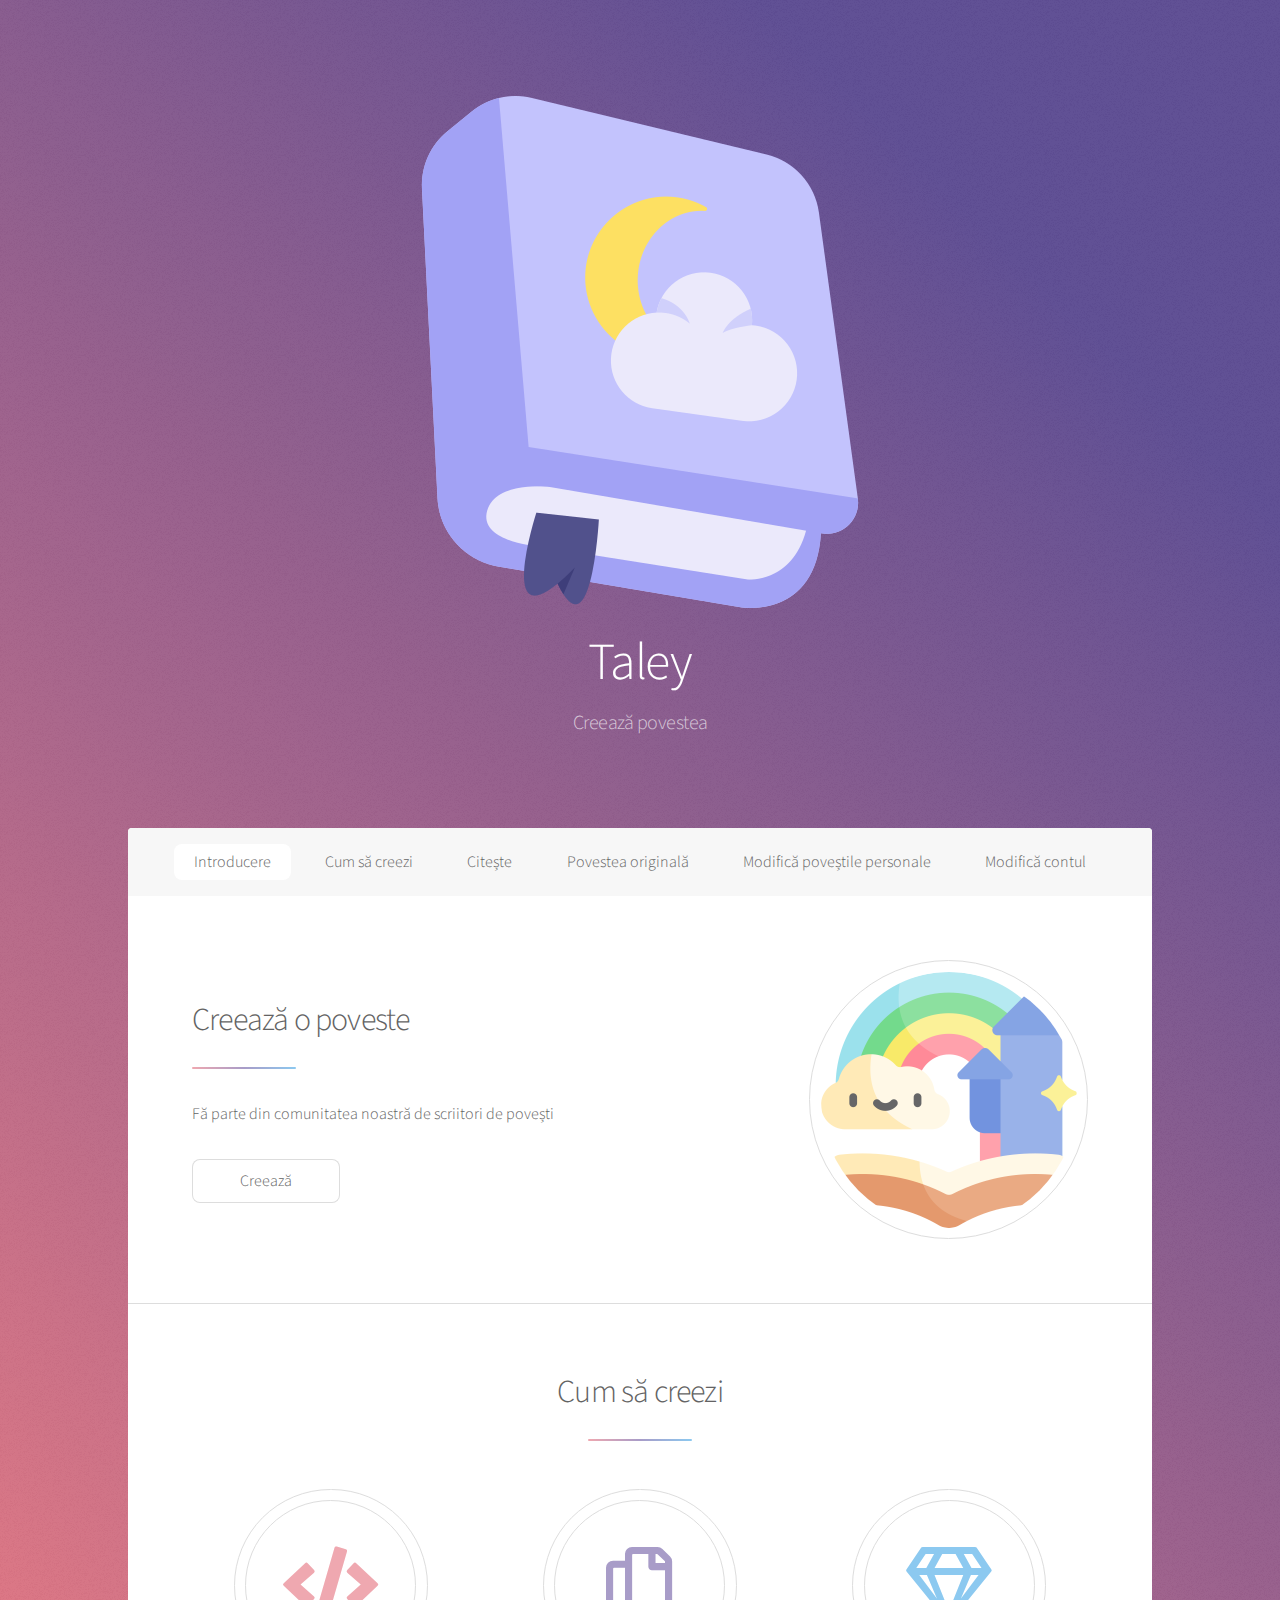
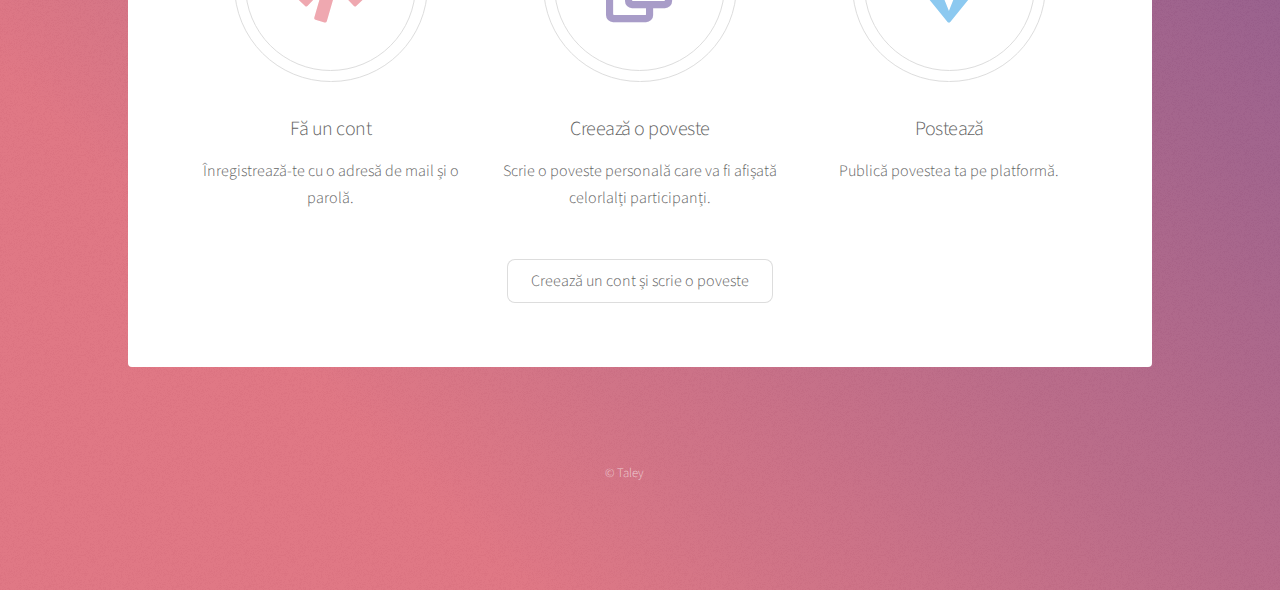
<file: front/pages/index.html>
<!DOCTYPE HTML>
<html>
	<head>
		<title>Taley</title>
		<meta charset="utf-8" />
		<meta name="viewport" content="width=device-width, initial-scale=1, user-scalable=no" />
		<link rel="stylesheet" href="../assets/css/main.css" />
		<noscript><link rel="stylesheet" href="../assets/css/noscript.css" /></noscript>
        <link rel="icon" href="../images/tale.png" type="image/x-icon">

	</head>
	<body class="is-preload">

		<!-- Wrapper -->
			<div id="wrapper">

				<!-- Header -->
					<header id="header" class="alt">
						<span class="logo"><img src="../images/tale.png" alt="" /></span>
						<h1>Taley</h1>
						<p>Creează povestea<br />
					</header>

				<!-- Nav -->
					<nav id="nav">
						<ul>
							<li><a href="#intro" class="active">Introducere</a></li>
							<li><a href="#first">Cum să creezi</a></li>
							<li><a href="tales.html">Citește</a></li>
							<li><a href="original-tale.html">Povestea originală</a></li>
							<li><a href="modify-tale.html">Modifică poveștile personale</a></li>
							<li><a href="modify-account.html">Modifică contul</a></li>
						</ul>
					</nav>

				<!-- Main -->
					<div id="main">

						<!-- Introduction -->
							<section id="intro" class="main">
								<div class="spotlight">
									<div class="content">
										<header class="major">
											<h2>Creează o poveste</h2>
										</header>
										<p>Fă parte din comunitatea noastră de scriitori de povești</p>
										<ul class="actions">
											<li><a href="create-page.html" class="button">Creează</a></li>
										</ul>
									</div>
									<span class="image"><img src="../images/fairy-tale.png" alt="" /></span>
								</div>
							</section>

						<!-- First Section -->
							<section id="first" class="main special">
								<header class="major">
									<h2>Cum să creezi</h2>
								</header>
								<ul class="features">
									<li>
										<span class="icon solid major style1 fa-code"></span>
										<h3>Fă un cont</h3>
										<p>Înregistrează-te cu o adresă de mail și o parolă.</p>
									</li>
									<li>
										<span class="icon major style3 fa-copy"></span>
										<h3>Creează o poveste</h3>
										<p>Scrie o poveste personală care va fi afișată celorlalți participanți.</p>
									</li>
									<li>
										<span class="icon major style5 fa-gem"></span>
										<h3>Postează</h3>
										<p>Publică povestea ta pe platformă.</p>
									</li>
								</ul>
								<footer class="major">
									<ul class="actions special">
										<li><a href="account.html" class="button">Creează un cont și scrie o poveste</a></li>
									</ul>
								</footer>
							</section>

						<!-- Second Section
							<section id="second" class="main special">
								<header class="major">
									<h2>Statistici</h2>
									<p>Aici puteți analiza datele statistice ale platformei.</p>
								</header>
								<ul class="statistics">
									<li class="style1">
										<span class="icon solid fa-code-branch"></span>
										<strong>5,120</strong> Etiam
									</li>
									<li class="style2">
										<span class="icon fa-folder-open"></span>
										<strong>8,192</strong> Magna
									</li>
									<li class="style3">
										<span class="icon solid fa-signal"></span>
										<strong>2,048</strong> Tempus
									</li>
									<li class="style4">
										<span class="icon solid fa-laptop"></span>
										<strong>4,096</strong> Aliquam
									</li>
									<li class="style5">
										<span class="icon fa-gem"></span>
										<strong>1,024</strong> Nullam
									</li>
								</ul>
							</section> -->
					</div>

				<!-- Footer -->
					<footer id="footer">
						<p class="copyright">&copy; Taley </p>
					</footer>

			</div>

		<!-- Scripts -->
			<script src="../assets/js/jquery.min.js"></script>
			<script src="../assets/js/jquery.scrollex.min.js"></script>
			<script src="../assets/js/jquery.scrolly.min.js"></script>
			<script src="../assets/js/browser.min.js"></script>
			<script src="../assets/js/breakpoints.min.js"></script>
			<script src="../assets/js/util.js"></script>
			<script src="../assets/js/main.js"></script>

	</body>
</html>
</file>
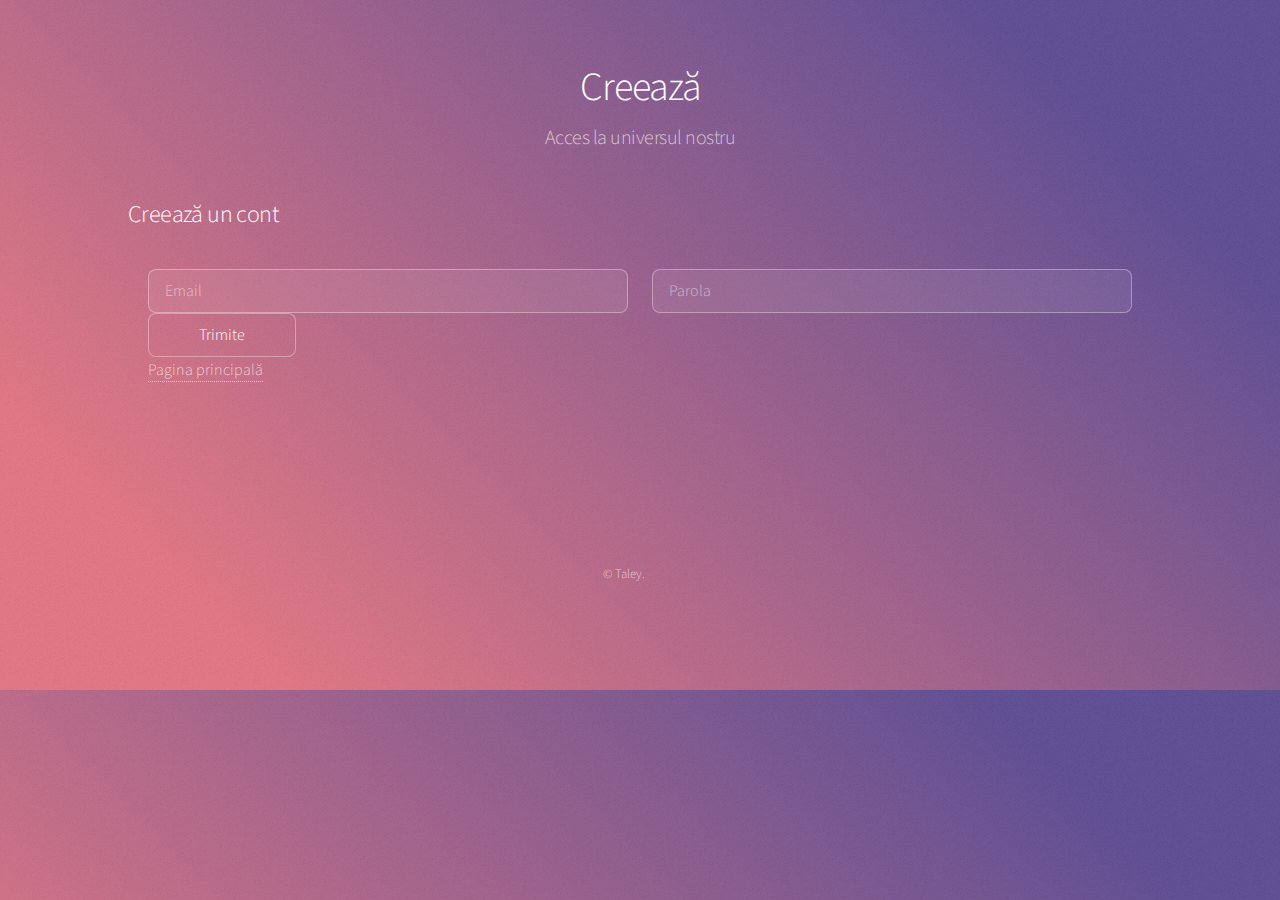
<file: front/pages/account.html>
<!DOCTYPE HTML>
<html>
	<head>
		<title>Creează</title>
		<meta charset="utf-8" />
		<meta name="viewport" content="width=device-width, initial-scale=1, user-scalable=no" />
		<link rel="stylesheet" href="../assets/css/main.css" />
		<noscript><link rel="stylesheet" href="../assets/css/noscript.css" /></noscript>
        <link rel="icon" href="../images/tale.png" type="image/x-icon">
	</head>
	<body class="is-preload">

		<!-- Wrapper -->
			<div id="wrapper">

				<!-- Header -->
					<header id="header">
						<h1>Creează</h1>
						<p>Acces la universul nostru </p>
					</header>
 
                    <section>
                        <h2>Creează un cont</h2>
                        <form method="post" action="#" id="user-form">
							<div class="row gtr-uniform">
								<div class="col-6 col-12-xsmall">
									<input type="email" name="email" id="demo-email" value="" placeholder="Email" />
								</div>
								<div class="col-6 col-12-xsmall">
									<input type="password" name="password" id="demo-pass" value="" placeholder="Parola" />
								</div>
							</div>
							<input type="submit" value="Trimite">
							<div class="col-12">
								<ul class="actions">
									<li><a href="index.html" class="active">Pagina principală</a></li>
								</ul>
							</div>
						</form>
						
                    </section>
					</div>

				<!-- Footer -->
					<footer id="footer">
						<p class="copyright">&copy; Taley.</p>
					</footer>

			</div>

		<!-- Scripts -->
			<script src="../assets/js/jquery.min.js"></script>
			<script src="../assets/js/jquery.scrollex.min.js"></script>
			<script src="../assets/js/jquery.scrolly.min.js"></script>
			<script src="../assets/js/browser.min.js"></script>
			<script src="../assets/js/breakpoints.min.js"></script>
			<script src="../assets/js/util.js"></script>
			<script src="../assets/js/main.js"></script>

			<script>
				document.getElementById("user-form").addEventListener("submit", function(event) {
					event.preventDefault(); // Prevent the default form submission.
			
					// Get form data
					const formData = new FormData(this);
			
					// Create an object to hold the form data
					const userData = {};
					formData.forEach((value, key) => {
						userData[key] = value;
					});
			
					// Make an AJAX POST request to the Golang server
					fetch('http://localhost:1337/user', {
						method: 'POST',
						headers: {
							'Content-Type': 'application/json',
						},
						body: JSON.stringify(userData),
					})
					.then(response => response.json())
					.then(data => {
						// Handle the response from the server here
						console.log(data);
					})
					.catch(error => {
						// Handle errors here
						console.error(error);
					});
				});
			</script>
			

	</body>
</html>
</file>
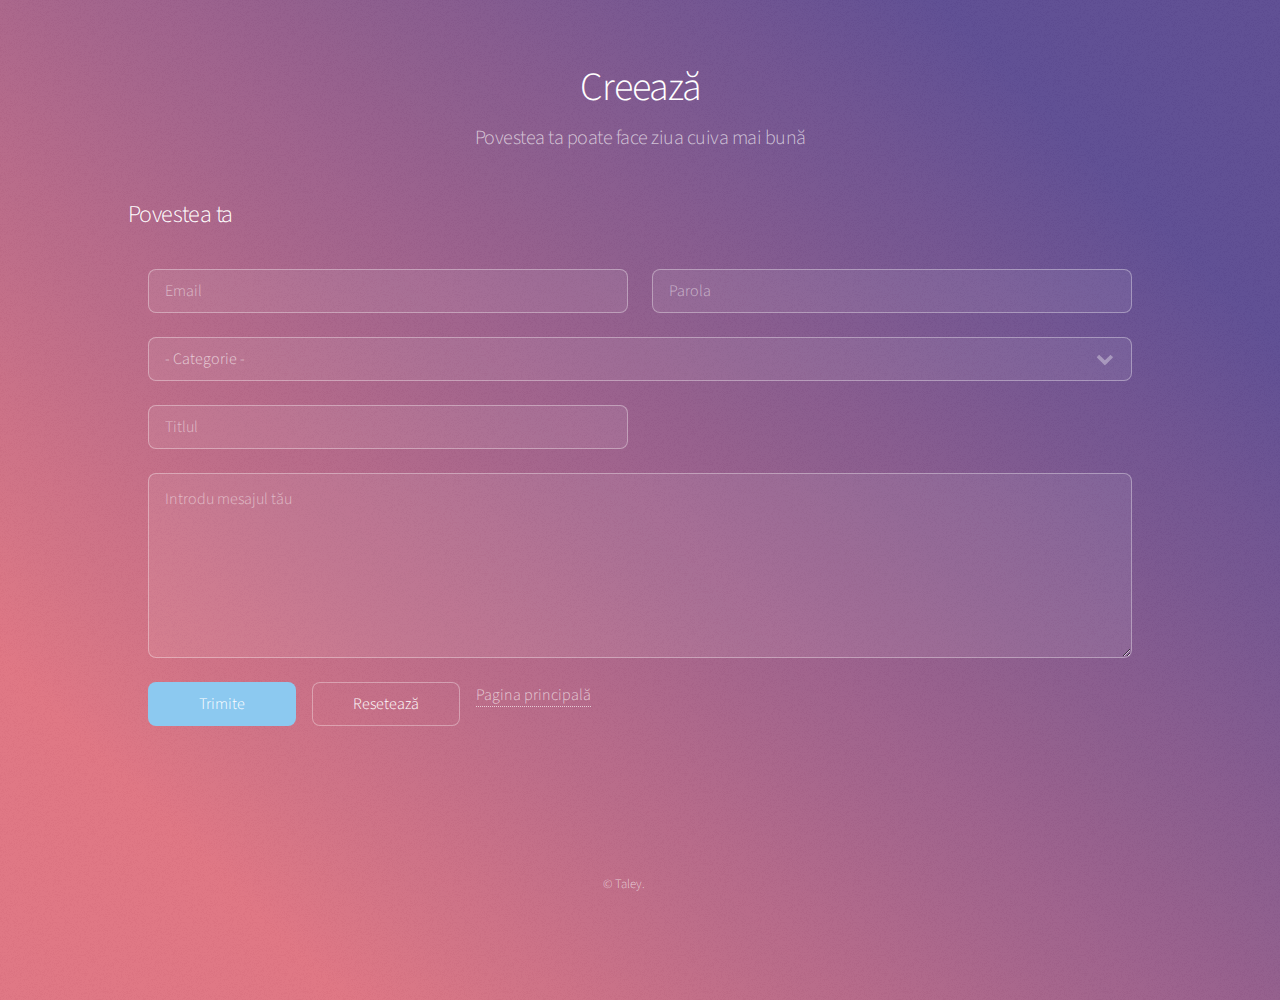
<file: front/pages/create-page.html>
<!DOCTYPE HTML>
<html>
	<head>
		<title>Creează</title>
		<meta charset="utf-8" />
		<meta name="viewport" content="width=device-width, initial-scale=1, user-scalable=no" />
		<link rel="stylesheet" href="../assets/css/main.css" />
		<noscript><link rel="stylesheet" href="../assets/css/noscript.css" /></noscript>
        <link rel="icon" href="../images/tale.png" type="image/x-icon">

	</head>
	<body class="is-preload">

		<!-- Wrapper -->
			<div id="wrapper">

				<!-- Header -->
					<header id="header">
						<h1>Creează</h1>
						<p>Povestea ta poate face ziua cuiva mai bună</p>
					</header>
 
					<section>
						<h2>Povestea ta</h2>
						<form method="post" action="#" id="tale-form">
							<div class="row gtr-uniform">
								<div class="col-6 col-12-xsmall">
									<input type="email" name="email" id="demo-email" value="" placeholder="Email" />
								</div>
								<div class="col-6 col-12-xsmall">
									<input type="password" name="password" id="demo-pass" value="" placeholder="Parola" />
								</div>
								<div class="col-12">
									<select name="category" id="demo-category">
										<option value="">- Categorie -</option>
										<option value=1>Romantice</option>
										<option value=2>Triste</option>
										<option value=3>Haioase</option>
										<option value=4>Cu învățături</option>
									</select>
								</div>
								<div class="col-6 col-12-xsmall">
									<input type="text" name="title" id="demo-title" value="" placeholder="Titlul" />
								</div>
								<div class="col-12">
									<textarea name="message" id="demo-message" placeholder="Introdu mesajul tău" rows="6"></textarea>
								</div>
								<div class="col-12">
									<ul class="actions">
										<li><input type="submit" value="Trimite" class="primary" /></li>
										<li><input type="reset" value="Resetează" /></li>
										<li><a href="index.html" class="active">Pagina principală</a></li>
									</ul>
								</div>
							</div>
						</form>
					</section>
					
					</div>

				<!-- Footer -->
					<footer id="footer">
						<p class="copyright">&copy; Taley.</p>
					</footer>

			</div>

		<!-- Scripts -->
			<script src="../assets/js/jquery.min.js"></script>
			<script src="../assets/js/jquery.scrollex.min.js"></script>
			<script src="../assets/js/jquery.scrolly.min.js"></script>
			<script src="../assets/js/browser.min.js"></script>
			<script src="../assets/js/breakpoints.min.js"></script>
			<script src="../assets/js/util.js"></script>
			<script src="../assets/js/main.js"></script>

			<script>
				document.getElementById("tale-form").addEventListener("submit", function(event) {
					event.preventDefault(); 
			
					const email = document.getElementById("demo-email").value;
					const password = document.getElementById("demo-pass").value;
					const category = document.getElementById("demo-category").value;
					const message = document.getElementById("demo-message").value;
					const title = document.getElementById("demo-title").value;

					const categoryUint = parseInt(category, 10); 

					const taleData = {
						email: email,
						password: password,
						category: categoryUint,
						contents: message,
						title: title
					};
			
					fetch('http://localhost:1337/tale', {
						method: 'POST',
						headers: {
							'Content-Type': 'application/json',
						},
						body: JSON.stringify(taleData),
					})
					.then(response => response.json())
					.then(data => {
						console.log(data);
					})
					.catch(error => {
						console.error(error);
					});
				});
			</script>
			

	</body>
</html>
</file>
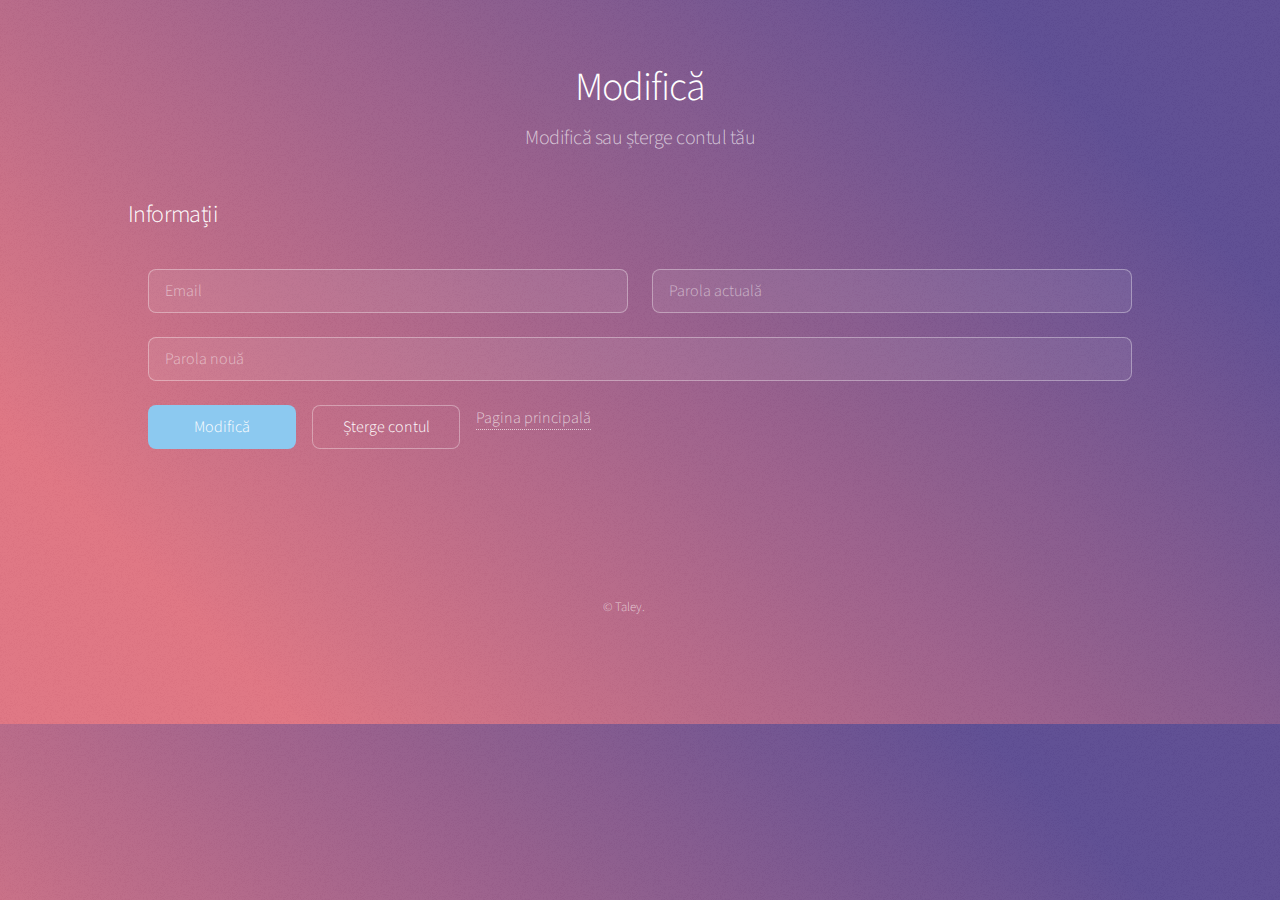
<file: front/pages/modify-account.html>
<!DOCTYPE HTML>
<html>
	<head>
		<title>Taley</title>
		<meta charset="utf-8" />
		<meta name="viewport" content="width=device-width, initial-scale=1, user-scalable=no" />
		<link rel="stylesheet" href="../assets/css/main.css" />
		<noscript><link rel="stylesheet" href="../assets/css/noscript.css" /></noscript>
        <link rel="icon" href="../images/tale.png" type="image/x-icon">

	</head>
	<body class="is-preload">

		<!-- Wrapper -->
			<div id="wrapper">

				<!-- Header -->
					<header id="header">
						<h1>Modifică</h1>
						<p>Modifică sau șterge contul tău</p>
					</header>
 
                    <section>
                        <h2>Informații</h2>
                        <form method="post" action="#" id="user-form">
                            <div class="row gtr-uniform">
                                <div class="col-6 col-12-xsmall">
                                    <input type="email" name="email" id="demo-email" value="" placeholder="Email" />
                                </div>
                                <div class="col-6 col-12-xsmall">
                                    <input type="password" name="currentPassword" id="demo-pass" value="" placeholder="Parola actuală" />
                                </div>
                                <div class="col-12">
                                    <input type="password" name="newPassword" id="newPass" value="" placeholder="Parola nouă" />
                                </div>
                                <div class="col-12">
                                    <ul class="actions">
                                        <li><input type="submit" value="Modifică" class="primary" /></li>
                                        <li><input type="reset" value="Șterge contul" /></li>
                                        <li><a href="index.html" class="active">Pagina principală</a></li>
                                    </ul>
                                </div>
                            </div>
                        </form>
                    </section>
                    
					</div>

				<!-- Footer -->
					<footer id="footer">
						<p class="copyright">&copy; Taley.</p>
					</footer>
			</div>

		<!-- Scripts -->
			<script src="../assets/js/jquery.min.js"></script>
			<script src="../assets/js/jquery.scrollex.min.js"></script>
			<script src="../assets/js/jquery.scrolly.min.js"></script>
			<script src="../assets/js/browser.min.js"></script>
			<script src="../assets/js/breakpoints.min.js"></script>
			<script src="../assets/js/util.js"></script>
			<script src="../assets/js/main.js"></script>
            <script>
                document.getElementById("user-form").addEventListener("submit", function(event) {
                    event.preventDefault(); // Prevent the default form submission.
            
                    // Get form data
                    const email = document.getElementById("demo-email").value;
                    const currentPassword = document.getElementById("demo-pass").value;
                    const newPassword = document.getElementById("newPass").value;
            
                    // Create a data object
                    const userData = {
                        email: email,
                        currentPassword: currentPassword,
                        newPassword: newPassword
                    };
            
                    // Make an AJAX POST request to the Golang server
                    fetch('http://localhost:1337/user/update', {
                        method: 'POST',
                        headers: {
                            'Content-Type': 'application/json',
                        },
                        body: JSON.stringify(userData),
                    })
                    .then(response => response.json())
                    .then(data => {
                        // Handle the response from the server here
                        console.log(data);
                    })
                    .catch(error => {
                        // Handle errors here
                        console.error(error);
                    });
                });
            </script>

            <script>
                document.getElementById("user-form").addEventListener("reset", function(event) {
                    event.preventDefault(); // Prevent the default form submission.

                    // Get form data
                    const email = document.getElementById("demo-email").value;
                    const currentPassword = document.getElementById("demo-pass").value;

                    // Create a data object
                    const userData = {
                        email: email,
                        currentPassword: currentPassword,
                    };

                    // Make an AJAX POST request to the Golang server
                    fetch('http://localhost:1337/user', {
                        method: 'DELETE',
                        headers: {
                            'Content-Type': 'application/json',
                        },
                        body: JSON.stringify(userData),
                    })
                    .then(response => response.json())
                    .then(data => {
                        // Handle the response from the server here
                        console.log(data);
                    })
                    .catch(error => {
                        // Handle errors here
                        console.error(error);
                    });
                });
            </script>
            

	</body>
</html>
</file>
<file: front/assets/css/noscript.css>
/*
	Stellar by HTML5 UP
	html5up.net | @ajlkn
	Free for personal and commercial use under the CCA 3.0 license (html5up.net/license)
*/

/* Header */

	body.is-preload #header.alt > * {
		opacity: 1;
	}

	body.is-preload #header.alt .logo {
		-moz-transform: none;
		-webkit-transform: none;
		-ms-transform: none;
		transform: none;
	}
</file>
<file: front/assets/css/main.css>
@import url(fontawesome-all.min.css);
@import 'https://fonts.googleapis.com/css?family=Source+Sans+Pro:300,400';

/*
	Stellar by HTML5 UP
	html5up.net | @ajlkn
	Free for personal and commercial use under the CCA 3.0 license (html5up.net/license)
*/

html, body, div, span, applet, object,
iframe, h1, h2, h3, h4, h5, h6, p, blockquote,
pre, a, abbr, acronym, address, big, cite,
code, del, dfn, em, img, ins, kbd, q, s, samp,
small, strike, strong, sub, sup, tt, var, b,
u, i, center, dl, dt, dd, ol, ul, li, fieldset,
form, label, legend, table, caption, tbody,
tfoot, thead, tr, th, td, article, aside,
canvas, details, embed, figure, figcaption,
footer, header, hgroup, menu, nav, output, ruby,
section, summary, time, mark, audio, video {
	margin: 0;
	padding: 0;
	border: 0;
	font-size: 100%;
	font: inherit;
	vertical-align: baseline;}

article, aside, details, figcaption, figure,
footer, header, hgroup, menu, nav, section {
	display: block;}

body {
	line-height: 1;
}

ol, ul {
	list-style: none;
}

blockquote, q {
	quotes: none;
}

	blockquote:before, blockquote:after, q:before, q:after {
		content: '';
		content: none;
	}

table {
	border-collapse: collapse;
	border-spacing: 0;
}

body {
	-webkit-text-size-adjust: none;
}

mark {
	background-color: transparent;
	color: inherit;
}

input::-moz-focus-inner {
	border: 0;
	padding: 0;
}

input, select, textarea {
	-moz-appearance: none;
	-webkit-appearance: none;
	-ms-appearance: none;
	appearance: none;
}

/* Basic */

	@-ms-viewport {
		width: device-width;
	}

	body {
		-ms-overflow-style: scrollbar;
	}

	@media screen and (max-width: 480px) {

		html, body {
			min-width: 320px;
		}

	}

	html {
		box-sizing: border-box;
	}

	*, *:before, *:after {
		box-sizing: inherit;
	}

	body {
		background-color: #935d8c;
		background-image: url("images/overlay.png"), -moz-linear-gradient(45deg, #e37682 15%, #5f4d93 85%);
		background-image: url("images/overlay.png"), -webkit-linear-gradient(45deg, #e37682 15%, #5f4d93 85%);
		background-image: url("images/overlay.png"), -ms-linear-gradient(45deg, #e37682 15%, #5f4d93 85%);
		background-image: url("images/overlay.png"), linear-gradient(45deg, #e37682 15%, #5f4d93 85%);
	}

		body.is-preload *, body.is-preload *:before, body.is-preload *:after {
			-moz-animation: none !important;
			-webkit-animation: none !important;
			-ms-animation: none !important;
			animation: none !important;
			-moz-transition: none !important;
			-webkit-transition: none !important;
			-ms-transition: none !important;
			transition: none !important;
		}

/* Type */

	body {
		background-color: #935d8c;
		color: rgba(255, 255, 255, 0.65);
	}

	body, input, select, textarea {
		font-family: "Source Sans Pro", Helvetica, sans-serif;
		font-size: 17pt;
		font-weight: 300;
		line-height: 1.65;
	}

		@media screen and (max-width: 1680px) {

			body, input, select, textarea {
				font-size: 14pt;
			}

		}

		@media screen and (max-width: 1280px) {

			body, input, select, textarea {
				font-size: 12pt;
			}

		}

		@media screen and (max-width: 360px) {

			body, input, select, textarea {
				font-size: 11pt;
			}

		}

	a {
		-moz-transition: color 0.2s ease, border-bottom 0.2s ease;
		-webkit-transition: color 0.2s ease, border-bottom 0.2s ease;
		-ms-transition: color 0.2s ease, border-bottom 0.2s ease;
		transition: color 0.2s ease, border-bottom 0.2s ease;
		text-decoration: none;
		border-bottom: dotted 1px;
		color: inherit;
	}

		a:hover {
			border-bottom-color: transparent;
		}

	strong, b {
		font-weight: 400;
	}

	em, i {
		font-style: italic;
	}

	p {
		margin: 0 0 2em 0;
	}

		p.content {
			-moz-columns: 20em 2;
			-webkit-columns: 20em 2;
			-ms-columns: 20em 2;
			columns: 20em 2;
			-moz-column-gap: 2em;
			-webkit-column-gap: 2em;
			-ms-column-gap: 2em;
			column-gap: 2em;
			text-align: justify;
		}

	h1, h2, h3, h4, h5, h6 {
		font-weight: 300;
		line-height: 1.5;
		margin: 0 0 0.7em 0;
		letter-spacing: -0.025em;
	}

		h1 a, h2 a, h3 a, h4 a, h5 a, h6 a {
			color: inherit;
			text-decoration: none;
		}

	h1 {
		font-size: 2.5em;
		line-height: 1.2;
	}

	h2 {
		font-size: 1.5em;
	}

	h3 {
		font-size: 1.25em;
	}

	h4 {
		font-size: 1.1em;
	}

	h5 {
		font-size: 0.9em;
	}

	h6 {
		font-size: 0.7em;
	}

	@media screen and (max-width: 736px) {

		h1 {
			font-size: 2em;
		}

	}

	sub {
		font-size: 0.8em;
		position: relative;
		top: 0.5em;
	}

	sup {
		font-size: 0.8em;
		position: relative;
		top: -0.5em;
	}

	blockquote {
		border-left: solid 4px;
		font-style: italic;
		margin: 0 0 2em 0;
		padding: 0.5em 0 0.5em 2em;
	}

	code {
		border-radius: 8px;
		border: solid 1px;
		font-family: "Courier New", monospace;
		font-size: 0.9em;
		margin: 0 0.25em;
		padding: 0.25em 0.65em;
	}

	pre {
		-webkit-overflow-scrolling: touch;
		font-family: "Courier New", monospace;
		font-size: 0.9em;
		margin: 0 0 2em 0;
	}

		pre code {
			display: block;
			line-height: 1.75;
			padding: 1em 1.5em;
			overflow-x: auto;
		}

	hr {
		border: 0;
		border-bottom: solid 1px;
		margin: 2em 0;
	}

		hr.major {
			margin: 3em 0;
		}

	.align-left {
		text-align: left;
	}

	.align-center {
		text-align: center;
	}

	.align-right {
		text-align: right;
	}

	input, select, textarea {
		color: #ffffff;
	}

	a:hover {
		color: #ffffff;
	}

	strong, b {
		color: #ffffff;
	}

	h1, h2, h3, h4, h5, h6 {
		color: #ffffff;
	}

	blockquote {
		border-left-color: rgba(255, 255, 255, 0.35);
	}

	code {
		background: rgba(255, 255, 255, 0.075);
		border-color: rgba(255, 255, 255, 0.35);
	}

	hr {
		border-bottom-color: rgba(255, 255, 255, 0.35);
	}

/* Row */

	.row {
		display: flex;
		flex-wrap: wrap;
		box-sizing: border-box;
		align-items: stretch;
	}

		.row > * {
			box-sizing: border-box;
		}

		.row.gtr-uniform > * > :last-child {
			margin-bottom: 0;
		}

		.row.aln-left {
			justify-content: flex-start;
		}

		.row.aln-center {
			justify-content: center;
		}

		.row.aln-right {
			justify-content: flex-end;
		}

		.row.aln-top {
			align-items: flex-start;
		}

		.row.aln-middle {
			align-items: center;
		}

		.row.aln-bottom {
			align-items: flex-end;
		}

		.row > .imp {
			order: -1;
		}

		.row > .col-1 {
			width: 8.33333%;
		}

		.row > .off-1 {
			margin-left: 8.33333%;
		}

		.row > .col-2 {
			width: 16.66667%;
		}

		.row > .off-2 {
			margin-left: 16.66667%;
		}

		.row > .col-3 {
			width: 25%;
		}

		.row > .off-3 {
			margin-left: 25%;
		}

		.row > .col-4 {
			width: 33.33333%;
		}

		.row > .off-4 {
			margin-left: 33.33333%;
		}

		.row > .col-5 {
			width: 41.66667%;
		}

		.row > .off-5 {
			margin-left: 41.66667%;
		}

		.row > .col-6 {
			width: 50%;
		}

		.row > .off-6 {
			margin-left: 50%;
		}

		.row > .col-7 {
			width: 58.33333%;
		}

		.row > .off-7 {
			margin-left: 58.33333%;
		}

		.row > .col-8 {
			width: 66.66667%;
		}

		.row > .off-8 {
			margin-left: 66.66667%;
		}

		.row > .col-9 {
			width: 75%;
		}

		.row > .off-9 {
			margin-left: 75%;
		}

		.row > .col-10 {
			width: 83.33333%;
		}

		.row > .off-10 {
			margin-left: 83.33333%;
		}

		.row > .col-11 {
			width: 91.66667%;
		}

		.row > .off-11 {
			margin-left: 91.66667%;
		}

		.row > .col-12 {
			width: 100%;
		}

		.row > .off-12 {
			margin-left: 100%;
		}

		.row.gtr-0 {
			margin-top: 0;
			margin-left: 0em;
		}

			.row.gtr-0 > * {
				padding: 0 0 0 0em;
			}

			.row.gtr-0.gtr-uniform {
				margin-top: 0em;
			}

				.row.gtr-0.gtr-uniform > * {
					padding-top: 0em;
				}

		.row.gtr-25 {
			margin-top: 0;
			margin-left: -0.375em;
		}

			.row.gtr-25 > * {
				padding: 0 0 0 0.375em;
			}

			.row.gtr-25.gtr-uniform {
				margin-top: -0.375em;
			}

				.row.gtr-25.gtr-uniform > * {
					padding-top: 0.375em;
				}

		.row.gtr-50 {
			margin-top: 0;
			margin-left: -0.75em;
		}

			.row.gtr-50 > * {
				padding: 0 0 0 0.75em;
			}

			.row.gtr-50.gtr-uniform {
				margin-top: -0.75em;
			}

				.row.gtr-50.gtr-uniform > * {
					padding-top: 0.75em;
				}

		.row {
			margin-top: 0;
			margin-left: -1.5em;
		}

			.row > * {
				padding: 0 0 0 1.5em;
			}

			.row.gtr-uniform {
				margin-top: -1.5em;
			}

				.row.gtr-uniform > * {
					padding-top: 1.5em;
				}

		.row.gtr-150 {
			margin-top: 0;
			margin-left: -2.25em;
		}

			.row.gtr-150 > * {
				padding: 0 0 0 2.25em;
			}

			.row.gtr-150.gtr-uniform {
				margin-top: -2.25em;
			}

				.row.gtr-150.gtr-uniform > * {
					padding-top: 2.25em;
				}

		.row.gtr-200 {
			margin-top: 0;
			margin-left: -3em;
		}

			.row.gtr-200 > * {
				padding: 0 0 0 3em;
			}

			.row.gtr-200.gtr-uniform {
				margin-top: -3em;
			}

				.row.gtr-200.gtr-uniform > * {
					padding-top: 3em;
				}

		@media screen and (max-width: 1680px) {

			.row {
				display: flex;
				flex-wrap: wrap;
				box-sizing: border-box;
				align-items: stretch;
			}

				.row > * {
					box-sizing: border-box;
				}

				.row.gtr-uniform > * > :last-child {
					margin-bottom: 0;
				}

				.row.aln-left {
					justify-content: flex-start;
				}

				.row.aln-center {
					justify-content: center;
				}

				.row.aln-right {
					justify-content: flex-end;
				}

				.row.aln-top {
					align-items: flex-start;
				}

				.row.aln-middle {
					align-items: center;
				}

				.row.aln-bottom {
					align-items: flex-end;
				}

				.row > .imp-xlarge {
					order: -1;
				}

				.row > .col-1-xlarge {
					width: 8.33333%;
				}

				.row > .off-1-xlarge {
					margin-left: 8.33333%;
				}

				.row > .col-2-xlarge {
					width: 16.66667%;
				}

				.row > .off-2-xlarge {
					margin-left: 16.66667%;
				}

				.row > .col-3-xlarge {
					width: 25%;
				}

				.row > .off-3-xlarge {
					margin-left: 25%;
				}

				.row > .col-4-xlarge {
					width: 33.33333%;
				}

				.row > .off-4-xlarge {
					margin-left: 33.33333%;
				}

				.row > .col-5-xlarge {
					width: 41.66667%;
				}

				.row > .off-5-xlarge {
					margin-left: 41.66667%;
				}

				.row > .col-6-xlarge {
					width: 50%;
				}

				.row > .off-6-xlarge {
					margin-left: 50%;
				}

				.row > .col-7-xlarge {
					width: 58.33333%;
				}

				.row > .off-7-xlarge {
					margin-left: 58.33333%;
				}

				.row > .col-8-xlarge {
					width: 66.66667%;
				}

				.row > .off-8-xlarge {
					margin-left: 66.66667%;
				}

				.row > .col-9-xlarge {
					width: 75%;
				}

				.row > .off-9-xlarge {
					margin-left: 75%;
				}

				.row > .col-10-xlarge {
					width: 83.33333%;
				}

				.row > .off-10-xlarge {
					margin-left: 83.33333%;
				}

				.row > .col-11-xlarge {
					width: 91.66667%;
				}

				.row > .off-11-xlarge {
					margin-left: 91.66667%;
				}

				.row > .col-12-xlarge {
					width: 100%;
				}

				.row > .off-12-xlarge {
					margin-left: 100%;
				}

				.row.gtr-0 {
					margin-top: 0;
					margin-left: 0em;
				}

					.row.gtr-0 > * {
						padding: 0 0 0 0em;
					}

					.row.gtr-0.gtr-uniform {
						margin-top: 0em;
					}

						.row.gtr-0.gtr-uniform > * {
							padding-top: 0em;
						}

				.row.gtr-25 {
					margin-top: 0;
					margin-left: -0.375em;
				}

					.row.gtr-25 > * {
						padding: 0 0 0 0.375em;
					}

					.row.gtr-25.gtr-uniform {
						margin-top: -0.375em;
					}

						.row.gtr-25.gtr-uniform > * {
							padding-top: 0.375em;
						}

				.row.gtr-50 {
					margin-top: 0;
					margin-left: -0.75em;
				}

					.row.gtr-50 > * {
						padding: 0 0 0 0.75em;
					}

					.row.gtr-50.gtr-uniform {
						margin-top: -0.75em;
					}

						.row.gtr-50.gtr-uniform > * {
							padding-top: 0.75em;
						}

				.row {
					margin-top: 0;
					margin-left: -1.5em;
				}

					.row > * {
						padding: 0 0 0 1.5em;
					}

					.row.gtr-uniform {
						margin-top: -1.5em;
					}

						.row.gtr-uniform > * {
							padding-top: 1.5em;
						}

				.row.gtr-150 {
					margin-top: 0;
					margin-left: -2.25em;
				}

					.row.gtr-150 > * {
						padding: 0 0 0 2.25em;
					}

					.row.gtr-150.gtr-uniform {
						margin-top: -2.25em;
					}

						.row.gtr-150.gtr-uniform > * {
							padding-top: 2.25em;
						}

				.row.gtr-200 {
					margin-top: 0;
					margin-left: -3em;
				}

					.row.gtr-200 > * {
						padding: 0 0 0 3em;
					}

					.row.gtr-200.gtr-uniform {
						margin-top: -3em;
					}

						.row.gtr-200.gtr-uniform > * {
							padding-top: 3em;
						}

		}

		@media screen and (max-width: 1280px) {

			.row {
				display: flex;
				flex-wrap: wrap;
				box-sizing: border-box;
				align-items: stretch;
			}

				.row > * {
					box-sizing: border-box;
				}

				.row.gtr-uniform > * > :last-child {
					margin-bottom: 0;
				}

				.row.aln-left {
					justify-content: flex-start;
				}

				.row.aln-center {
					justify-content: center;
				}

				.row.aln-right {
					justify-content: flex-end;
				}

				.row.aln-top {
					align-items: flex-start;
				}

				.row.aln-middle {
					align-items: center;
				}

				.row.aln-bottom {
					align-items: flex-end;
				}

				.row > .imp-large {
					order: -1;
				}

				.row > .col-1-large {
					width: 8.33333%;
				}

				.row > .off-1-large {
					margin-left: 8.33333%;
				}

				.row > .col-2-large {
					width: 16.66667%;
				}

				.row > .off-2-large {
					margin-left: 16.66667%;
				}

				.row > .col-3-large {
					width: 25%;
				}

				.row > .off-3-large {
					margin-left: 25%;
				}

				.row > .col-4-large {
					width: 33.33333%;
				}

				.row > .off-4-large {
					margin-left: 33.33333%;
				}

				.row > .col-5-large {
					width: 41.66667%;
				}

				.row > .off-5-large {
					margin-left: 41.66667%;
				}

				.row > .col-6-large {
					width: 50%;
				}

				.row > .off-6-large {
					margin-left: 50%;
				}

				.row > .col-7-large {
					width: 58.33333%;
				}

				.row > .off-7-large {
					margin-left: 58.33333%;
				}

				.row > .col-8-large {
					width: 66.66667%;
				}

				.row > .off-8-large {
					margin-left: 66.66667%;
				}

				.row > .col-9-large {
					width: 75%;
				}

				.row > .off-9-large {
					margin-left: 75%;
				}

				.row > .col-10-large {
					width: 83.33333%;
				}

				.row > .off-10-large {
					margin-left: 83.33333%;
				}

				.row > .col-11-large {
					width: 91.66667%;
				}

				.row > .off-11-large {
					margin-left: 91.66667%;
				}

				.row > .col-12-large {
					width: 100%;
				}

				.row > .off-12-large {
					margin-left: 100%;
				}

				.row.gtr-0 {
					margin-top: 0;
					margin-left: 0em;
				}

					.row.gtr-0 > * {
						padding: 0 0 0 0em;
					}

					.row.gtr-0.gtr-uniform {
						margin-top: 0em;
					}

						.row.gtr-0.gtr-uniform > * {
							padding-top: 0em;
						}

				.row.gtr-25 {
					margin-top: 0;
					margin-left: -0.375em;
				}

					.row.gtr-25 > * {
						padding: 0 0 0 0.375em;
					}

					.row.gtr-25.gtr-uniform {
						margin-top: -0.375em;
					}

						.row.gtr-25.gtr-uniform > * {
							padding-top: 0.375em;
						}

				.row.gtr-50 {
					margin-top: 0;
					margin-left: -0.75em;
				}

					.row.gtr-50 > * {
						padding: 0 0 0 0.75em;
					}

					.row.gtr-50.gtr-uniform {
						margin-top: -0.75em;
					}

						.row.gtr-50.gtr-uniform > * {
							padding-top: 0.75em;
						}

				.row {
					margin-top: 0;
					margin-left: -1.5em;
				}

					.row > * {
						padding: 0 0 0 1.5em;
					}

					.row.gtr-uniform {
						margin-top: -1.5em;
					}

						.row.gtr-uniform > * {
							padding-top: 1.5em;
						}

				.row.gtr-150 {
					margin-top: 0;
					margin-left: -2.25em;
				}

					.row.gtr-150 > * {
						padding: 0 0 0 2.25em;
					}

					.row.gtr-150.gtr-uniform {
						margin-top: -2.25em;
					}

						.row.gtr-150.gtr-uniform > * {
							padding-top: 2.25em;
						}

				.row.gtr-200 {
					margin-top: 0;
					margin-left: -3em;
				}

					.row.gtr-200 > * {
						padding: 0 0 0 3em;
					}

					.row.gtr-200.gtr-uniform {
						margin-top: -3em;
					}

						.row.gtr-200.gtr-uniform > * {
							padding-top: 3em;
						}

		}

		@media screen and (max-width: 980px) {

			.row {
				display: flex;
				flex-wrap: wrap;
				box-sizing: border-box;
				align-items: stretch;
			}

				.row > * {
					box-sizing: border-box;
				}

				.row.gtr-uniform > * > :last-child {
					margin-bottom: 0;
				}

				.row.aln-left {
					justify-content: flex-start;
				}

				.row.aln-center {
					justify-content: center;
				}

				.row.aln-right {
					justify-content: flex-end;
				}

				.row.aln-top {
					align-items: flex-start;
				}

				.row.aln-middle {
					align-items: center;
				}

				.row.aln-bottom {
					align-items: flex-end;
				}

				.row > .imp-medium {
					order: -1;
				}

				.row > .col-1-medium {
					width: 8.33333%;
				}

				.row > .off-1-medium {
					margin-left: 8.33333%;
				}

				.row > .col-2-medium {
					width: 16.66667%;
				}

				.row > .off-2-medium {
					margin-left: 16.66667%;
				}

				.row > .col-3-medium {
					width: 25%;
				}

				.row > .off-3-medium {
					margin-left: 25%;
				}

				.row > .col-4-medium {
					width: 33.33333%;
				}

				.row > .off-4-medium {
					margin-left: 33.33333%;
				}

				.row > .col-5-medium {
					width: 41.66667%;
				}

				.row > .off-5-medium {
					margin-left: 41.66667%;
				}

				.row > .col-6-medium {
					width: 50%;
				}

				.row > .off-6-medium {
					margin-left: 50%;
				}

				.row > .col-7-medium {
					width: 58.33333%;
				}

				.row > .off-7-medium {
					margin-left: 58.33333%;
				}

				.row > .col-8-medium {
					width: 66.66667%;
				}

				.row > .off-8-medium {
					margin-left: 66.66667%;
				}

				.row > .col-9-medium {
					width: 75%;
				}

				.row > .off-9-medium {
					margin-left: 75%;
				}

				.row > .col-10-medium {
					width: 83.33333%;
				}

				.row > .off-10-medium {
					margin-left: 83.33333%;
				}

				.row > .col-11-medium {
					width: 91.66667%;
				}

				.row > .off-11-medium {
					margin-left: 91.66667%;
				}

				.row > .col-12-medium {
					width: 100%;
				}

				.row > .off-12-medium {
					margin-left: 100%;
				}

				.row.gtr-0 {
					margin-top: 0;
					margin-left: 0em;
				}

					.row.gtr-0 > * {
						padding: 0 0 0 0em;
					}

					.row.gtr-0.gtr-uniform {
						margin-top: 0em;
					}

						.row.gtr-0.gtr-uniform > * {
							padding-top: 0em;
						}

				.row.gtr-25 {
					margin-top: 0;
					margin-left: -0.375em;
				}

					.row.gtr-25 > * {
						padding: 0 0 0 0.375em;
					}

					.row.gtr-25.gtr-uniform {
						margin-top: -0.375em;
					}

						.row.gtr-25.gtr-uniform > * {
							padding-top: 0.375em;
						}

				.row.gtr-50 {
					margin-top: 0;
					margin-left: -0.75em;
				}

					.row.gtr-50 > * {
						padding: 0 0 0 0.75em;
					}

					.row.gtr-50.gtr-uniform {
						margin-top: -0.75em;
					}

						.row.gtr-50.gtr-uniform > * {
							padding-top: 0.75em;
						}

				.row {
					margin-top: 0;
					margin-left: -1.5em;
				}

					.row > * {
						padding: 0 0 0 1.5em;
					}

					.row.gtr-uniform {
						margin-top: -1.5em;
					}

						.row.gtr-uniform > * {
							padding-top: 1.5em;
						}

				.row.gtr-150 {
					margin-top: 0;
					margin-left: -2.25em;
				}

					.row.gtr-150 > * {
						padding: 0 0 0 2.25em;
					}

					.row.gtr-150.gtr-uniform {
						margin-top: -2.25em;
					}

						.row.gtr-150.gtr-uniform > * {
							padding-top: 2.25em;
						}

				.row.gtr-200 {
					margin-top: 0;
					margin-left: -3em;
				}

					.row.gtr-200 > * {
						padding: 0 0 0 3em;
					}

					.row.gtr-200.gtr-uniform {
						margin-top: -3em;
					}

						.row.gtr-200.gtr-uniform > * {
							padding-top: 3em;
						}

		}

		@media screen and (max-width: 736px) {

			.row {
				display: flex;
				flex-wrap: wrap;
				box-sizing: border-box;
				align-items: stretch;
			}

				.row > * {
					box-sizing: border-box;
				}

				.row.gtr-uniform > * > :last-child {
					margin-bottom: 0;
				}

				.row.aln-left {
					justify-content: flex-start;
				}

				.row.aln-center {
					justify-content: center;
				}

				.row.aln-right {
					justify-content: flex-end;
				}

				.row.aln-top {
					align-items: flex-start;
				}

				.row.aln-middle {
					align-items: center;
				}

				.row.aln-bottom {
					align-items: flex-end;
				}

				.row > .imp-small {
					order: -1;
				}

				.row > .col-1-small {
					width: 8.33333%;
				}

				.row > .off-1-small {
					margin-left: 8.33333%;
				}

				.row > .col-2-small {
					width: 16.66667%;
				}

				.row > .off-2-small {
					margin-left: 16.66667%;
				}

				.row > .col-3-small {
					width: 25%;
				}

				.row > .off-3-small {
					margin-left: 25%;
				}

				.row > .col-4-small {
					width: 33.33333%;
				}

				.row > .off-4-small {
					margin-left: 33.33333%;
				}

				.row > .col-5-small {
					width: 41.66667%;
				}

				.row > .off-5-small {
					margin-left: 41.66667%;
				}

				.row > .col-6-small {
					width: 50%;
				}

				.row > .off-6-small {
					margin-left: 50%;
				}

				.row > .col-7-small {
					width: 58.33333%;
				}

				.row > .off-7-small {
					margin-left: 58.33333%;
				}

				.row > .col-8-small {
					width: 66.66667%;
				}

				.row > .off-8-small {
					margin-left: 66.66667%;
				}

				.row > .col-9-small {
					width: 75%;
				}

				.row > .off-9-small {
					margin-left: 75%;
				}

				.row > .col-10-small {
					width: 83.33333%;
				}

				.row > .off-10-small {
					margin-left: 83.33333%;
				}

				.row > .col-11-small {
					width: 91.66667%;
				}

				.row > .off-11-small {
					margin-left: 91.66667%;
				}

				.row > .col-12-small {
					width: 100%;
				}

				.row > .off-12-small {
					margin-left: 100%;
				}

				.row.gtr-0 {
					margin-top: 0;
					margin-left: 0em;
				}

					.row.gtr-0 > * {
						padding: 0 0 0 0em;
					}

					.row.gtr-0.gtr-uniform {
						margin-top: 0em;
					}

						.row.gtr-0.gtr-uniform > * {
							padding-top: 0em;
						}

				.row.gtr-25 {
					margin-top: 0;
					margin-left: -0.25em;
				}

					.row.gtr-25 > * {
						padding: 0 0 0 0.25em;
					}

					.row.gtr-25.gtr-uniform {
						margin-top: -0.25em;
					}

						.row.gtr-25.gtr-uniform > * {
							padding-top: 0.25em;
						}

				.row.gtr-50 {
					margin-top: 0;
					margin-left: -0.5em;
				}

					.row.gtr-50 > * {
						padding: 0 0 0 0.5em;
					}

					.row.gtr-50.gtr-uniform {
						margin-top: -0.5em;
					}

						.row.gtr-50.gtr-uniform > * {
							padding-top: 0.5em;
						}

				.row {
					margin-top: 0;
					margin-left: -1em;
				}

					.row > * {
						padding: 0 0 0 1em;
					}

					.row.gtr-uniform {
						margin-top: -1em;
					}

						.row.gtr-uniform > * {
							padding-top: 1em;
						}

				.row.gtr-150 {
					margin-top: 0;
					margin-left: -1.5em;
				}

					.row.gtr-150 > * {
						padding: 0 0 0 1.5em;
					}

					.row.gtr-150.gtr-uniform {
						margin-top: -1.5em;
					}

						.row.gtr-150.gtr-uniform > * {
							padding-top: 1.5em;
						}

				.row.gtr-200 {
					margin-top: 0;
					margin-left: -2em;
				}

					.row.gtr-200 > * {
						padding: 0 0 0 2em;
					}

					.row.gtr-200.gtr-uniform {
						margin-top: -2em;
					}

						.row.gtr-200.gtr-uniform > * {
							padding-top: 2em;
						}

		}

		@media screen and (max-width: 480px) {

			.row {
				display: flex;
				flex-wrap: wrap;
				box-sizing: border-box;
				align-items: stretch;
			}

				.row > * {
					box-sizing: border-box;
				}

				.row.gtr-uniform > * > :last-child {
					margin-bottom: 0;
				}

				.row.aln-left {
					justify-content: flex-start;
				}

				.row.aln-center {
					justify-content: center;
				}

				.row.aln-right {
					justify-content: flex-end;
				}

				.row.aln-top {
					align-items: flex-start;
				}

				.row.aln-middle {
					align-items: center;
				}

				.row.aln-bottom {
					align-items: flex-end;
				}

				.row > .imp-xsmall {
					order: -1;
				}

				.row > .col-1-xsmall {
					width: 8.33333%;
				}

				.row > .off-1-xsmall {
					margin-left: 8.33333%;
				}

				.row > .col-2-xsmall {
					width: 16.66667%;
				}

				.row > .off-2-xsmall {
					margin-left: 16.66667%;
				}

				.row > .col-3-xsmall {
					width: 25%;
				}

				.row > .off-3-xsmall {
					margin-left: 25%;
				}

				.row > .col-4-xsmall {
					width: 33.33333%;
				}

				.row > .off-4-xsmall {
					margin-left: 33.33333%;
				}

				.row > .col-5-xsmall {
					width: 41.66667%;
				}

				.row > .off-5-xsmall {
					margin-left: 41.66667%;
				}

				.row > .col-6-xsmall {
					width: 50%;
				}

				.row > .off-6-xsmall {
					margin-left: 50%;
				}

				.row > .col-7-xsmall {
					width: 58.33333%;
				}

				.row > .off-7-xsmall {
					margin-left: 58.33333%;
				}

				.row > .col-8-xsmall {
					width: 66.66667%;
				}

				.row > .off-8-xsmall {
					margin-left: 66.66667%;
				}

				.row > .col-9-xsmall {
					width: 75%;
				}

				.row > .off-9-xsmall {
					margin-left: 75%;
				}

				.row > .col-10-xsmall {
					width: 83.33333%;
				}

				.row > .off-10-xsmall {
					margin-left: 83.33333%;
				}

				.row > .col-11-xsmall {
					width: 91.66667%;
				}

				.row > .off-11-xsmall {
					margin-left: 91.66667%;
				}

				.row > .col-12-xsmall {
					width: 100%;
				}

				.row > .off-12-xsmall {
					margin-left: 100%;
				}

				.row.gtr-0 {
					margin-top: 0;
					margin-left: 0em;
				}

					.row.gtr-0 > * {
						padding: 0 0 0 0em;
					}

					.row.gtr-0.gtr-uniform {
						margin-top: 0em;
					}

						.row.gtr-0.gtr-uniform > * {
							padding-top: 0em;
						}

				.row.gtr-25 {
					margin-top: 0;
					margin-left: -0.3125em;
				}

					.row.gtr-25 > * {
						padding: 0 0 0 0.3125em;
					}

					.row.gtr-25.gtr-uniform {
						margin-top: -0.3125em;
					}

						.row.gtr-25.gtr-uniform > * {
							padding-top: 0.3125em;
						}

				.row.gtr-50 {
					margin-top: 0;
					margin-left: -0.625em;
				}

					.row.gtr-50 > * {
						padding: 0 0 0 0.625em;
					}

					.row.gtr-50.gtr-uniform {
						margin-top: -0.625em;
					}

						.row.gtr-50.gtr-uniform > * {
							padding-top: 0.625em;
						}

				.row {
					margin-top: 0;
					margin-left: -1.25em;
				}

					.row > * {
						padding: 0 0 0 1.25em;
					}

					.row.gtr-uniform {
						margin-top: -1.25em;
					}

						.row.gtr-uniform > * {
							padding-top: 1.25em;
						}

				.row.gtr-150 {
					margin-top: 0;
					margin-left: -1.875em;
				}

					.row.gtr-150 > * {
						padding: 0 0 0 1.875em;
					}

					.row.gtr-150.gtr-uniform {
						margin-top: -1.875em;
					}

						.row.gtr-150.gtr-uniform > * {
							padding-top: 1.875em;
						}

				.row.gtr-200 {
					margin-top: 0;
					margin-left: -2.5em;
				}

					.row.gtr-200 > * {
						padding: 0 0 0 2.5em;
					}

					.row.gtr-200.gtr-uniform {
						margin-top: -2.5em;
					}

						.row.gtr-200.gtr-uniform > * {
							padding-top: 2.5em;
						}

		}

/* Box */

	.box {
		border-radius: 8px;
		border: solid;
		margin-bottom: 2em;
		padding: 1.5em;
	}

		.box > :last-child,
		.box > :last-child > :last-child,
		.box > :last-child > :last-child > :last-child {
			margin-bottom: 0;
		}

		.box.alt {
			border: 0;
			border-radius: 0;
			padding: 0;
		}

	.box {
		border-color: rgba(255, 255, 255, 0.35);
	}

/* Button */

	input[type="submit"],
	input[type="reset"],
	input[type="button"],
	button,
	.button {
		-moz-appearance: none;
		-webkit-appearance: none;
		-ms-appearance: none;
		appearance: none;
		-moz-transition: background-color 0.2s ease-in-out, color 0.2s ease-in-out;
		-webkit-transition: background-color 0.2s ease-in-out, color 0.2s ease-in-out;
		-ms-transition: background-color 0.2s ease-in-out, color 0.2s ease-in-out;
		transition: background-color 0.2s ease-in-out, color 0.2s ease-in-out;
		border-radius: 8px;
		border: 0;
		cursor: pointer;
		display: inline-block;
		font-weight: 300;
		height: 2.75em;
		line-height: 2.75em;
		min-width: 9.25em;
		padding: 0 1.5em;
		text-align: center;
		text-decoration: none;
		white-space: nowrap;
	}

		input[type="submit"].icon,
		input[type="reset"].icon,
		input[type="button"].icon,
		button.icon,
		.button.icon {
			padding-left: 1.35em;
		}

			input[type="submit"].icon:before,
			input[type="reset"].icon:before,
			input[type="button"].icon:before,
			button.icon:before,
			.button.icon:before {
				margin-right: 0.5em;
			}

		input[type="submit"].fit,
		input[type="reset"].fit,
		input[type="button"].fit,
		button.fit,
		.button.fit {
			width: 100%;
		}

		input[type="submit"].small,
		input[type="reset"].small,
		input[type="button"].small,
		button.small,
		.button.small {
			font-size: 0.8em;
		}

		input[type="submit"].large,
		input[type="reset"].large,
		input[type="button"].large,
		button.large,
		.button.large {
			font-size: 1.35em;
		}

		input[type="submit"].disabled, input[type="submit"]:disabled,
		input[type="reset"].disabled,
		input[type="reset"]:disabled,
		input[type="button"].disabled,
		input[type="button"]:disabled,
		button.disabled,
		button:disabled,
		.button.disabled,
		.button:disabled {
			pointer-events: none;
			opacity: 0.25;
		}

		@media screen and (max-width: 736px) {

			input[type="submit"],
			input[type="reset"],
			input[type="button"],
			button,
			.button {
				min-width: 0;
			}

		}

	input[type="submit"],
	input[type="reset"],
	input[type="button"],
	button,
	.button {
		background-color: transparent;
		box-shadow: inset 0 0 0 1px rgba(255, 255, 255, 0.35);
		color: #ffffff !important;
	}

		input[type="submit"]:hover,
		input[type="reset"]:hover,
		input[type="button"]:hover,
		button:hover,
		.button:hover {
			background-color: rgba(255, 255, 255, 0.075);
		}

		input[type="submit"]:active,
		input[type="reset"]:active,
		input[type="button"]:active,
		button:active,
		.button:active {
			background-color: rgba(255, 255, 255, 0.2);
		}

		input[type="submit"].icon:before,
		input[type="reset"].icon:before,
		input[type="button"].icon:before,
		button.icon:before,
		.button.icon:before {
			color: rgba(255, 255, 255, 0.5);
		}

		input[type="submit"].primary,
		input[type="reset"].primary,
		input[type="button"].primary,
		button.primary,
		.button.primary {
			background-color: #8cc9f0;
			color: #ffffff !important;
			box-shadow: none;
		}

			input[type="submit"].primary:hover,
			input[type="reset"].primary:hover,
			input[type="button"].primary:hover,
			button.primary:hover,
			.button.primary:hover {
				background-color: #9acff2;
			}

			input[type="submit"].primary:active,
			input[type="reset"].primary:active,
			input[type="button"].primary:active,
			button.primary:active,
			.button.primary:active {
				background-color: #7ec3ee;
			}

			input[type="submit"].primary.icon:before,
			input[type="reset"].primary.icon:before,
			input[type="button"].primary.icon:before,
			button.primary.icon:before,
			.button.primary.icon:before {
				color: #ffffff !important;
			}

/* Form */

	form {
		padding: 20px;
		margin: 0 0 2em 0;
	}

	label {
		display: block;
		font-size: 0.9em;
		font-weight: 400;
		margin: 0 0 1em 0;
	}

	input[type="text"],
	input[type="password"],
	input[type="email"],
	select,
	textarea {
		-moz-appearance: none;
		-webkit-appearance: none;
		-ms-appearance: none;
		appearance: none;
		border-radius: 8px;
		border: solid 1px;
		color: inherit;
		display: block;
		outline: 0;
		padding: 0 1em;
		text-decoration: none;
		width: 100%;
	}

		input[type="text"]:invalid,
		input[type="password"]:invalid,
		input[type="email"]:invalid,
		select:invalid,
		textarea:invalid {
			box-shadow: none;
		}

	select {
		background-size: 1.25rem;
		background-repeat: no-repeat;
		background-position: calc(100% - 1rem) center;
		height: 2.75em;
		padding-right: 2.75em;
		text-overflow: ellipsis;
	}

		select:focus::-ms-value {
			background-color: transparent;
		}

		select::-ms-expand {
			display: none;
		}

	input[type="text"],
	input[type="password"],
	input[type="email"],
	select {
		height: 2.75em;
	}

	textarea {
		padding: 0.75em 1em;
	}

	input[type="checkbox"],
	input[type="radio"] {
		-moz-appearance: none;
		-webkit-appearance: none;
		-ms-appearance: none;
		appearance: none;
		display: block;
		float: left;
		margin-right: -2em;
		opacity: 0;
		width: 1em;
		z-index: -1;
	}

		input[type="checkbox"] + label,
		input[type="radio"] + label {
			text-decoration: none;
			cursor: pointer;
			display: inline-block;
			font-size: 1em;
			font-weight: 300;
			padding-left: 2.4em;
			padding-right: 0.75em;
			position: relative;
		}

			input[type="checkbox"] + label:before,
			input[type="radio"] + label:before {
				-moz-osx-font-smoothing: grayscale;
				-webkit-font-smoothing: antialiased;
				display: inline-block;
				font-style: normal;
				font-variant: normal;
				text-rendering: auto;
				line-height: 1;
				text-transform: none !important;
				font-family: 'Font Awesome 5 Free';
				font-weight: 900;
			}

			input[type="checkbox"] + label:before,
			input[type="radio"] + label:before {
				border-radius: 8px;
				border: solid 1px;
				content: '';
				display: inline-block;
				font-size: 0.8em;
				height: 2.0625em;
				left: 0;
				line-height: 2.0625em;
				position: absolute;
				text-align: center;
				top: 0;
				width: 2.0625em;
			}

		input[type="checkbox"]:checked + label:before,
		input[type="radio"]:checked + label:before {
			content: '\f00c';
		}

	input[type="checkbox"] + label:before {
		border-radius: 8px;
	}

	input[type="radio"] + label:before {
		border-radius: 100%;
	}

	::-webkit-input-placeholder {
		opacity: 1.0;
	}

	:-moz-placeholder {
		opacity: 1.0;
	}

	::-moz-placeholder {
		opacity: 1.0;
	}

	:-ms-input-placeholder {
		opacity: 1.0;
	}

	label {
		color: #ffffff;
	}

	input[type="text"],
	input[type="password"],
	input[type="email"],
	select,
	textarea {
		background-color: rgba(255, 255, 255, 0.075);
		border-color: rgba(255, 255, 255, 0.35);
	}

		input[type="text"]:focus,
		input[type="password"]:focus,
		input[type="email"]:focus,
		select:focus,
		textarea:focus {
			border-color: #8cc9f0;
			box-shadow: 0 0 0 1px #8cc9f0;
		}

	select {
		background-image: url("data:image/svg+xml;charset=utf8,%3Csvg xmlns='http://www.w3.org/2000/svg' width='40' height='40' preserveAspectRatio='none' viewBox='0 0 40 40'%3E%3Cpath d='M9.4,12.3l10.4,10.4l10.4-10.4c0.2-0.2,0.5-0.4,0.9-0.4c0.3,0,0.6,0.1,0.9,0.4l3.3,3.3c0.2,0.2,0.4,0.5,0.4,0.9 c0,0.4-0.1,0.6-0.4,0.9L20.7,31.9c-0.2,0.2-0.5,0.4-0.9,0.4c-0.3,0-0.6-0.1-0.9-0.4L4.3,17.3c-0.2-0.2-0.4-0.5-0.4-0.9 c0-0.4,0.1-0.6,0.4-0.9l3.3-3.3c0.2-0.2,0.5-0.4,0.9-0.4S9.1,12.1,9.4,12.3z' fill='rgba(255, 255, 255, 0.35)' /%3E%3C/svg%3E");
	}

		select option {
			color: #ffffff;
			background: #935d8c;
		}

	input[type="checkbox"] + label,
	input[type="radio"] + label {
		color: rgba(255, 255, 255, 0.65);
	}

		input[type="checkbox"] + label:before,
		input[type="radio"] + label:before {
			background: rgba(255, 255, 255, 0.075);
			border-color: rgba(255, 255, 255, 0.35);
		}

	input[type="checkbox"]:checked + label:before,
	input[type="radio"]:checked + label:before {
		background-color: #ffffff;
		border-color: #ffffff;
		color: #935d8c;
	}

	input[type="checkbox"]:focus + label:before,
	input[type="radio"]:focus + label:before {
		border-color: #8cc9f0;
		box-shadow: 0 0 0 1px #8cc9f0;
	}

	::-webkit-input-placeholder {
		color: rgba(255, 255, 255, 0.5) !important;
	}

	:-moz-placeholder {
		color: rgba(255, 255, 255, 0.5) !important;
	}

	::-moz-placeholder {
		color: rgba(255, 255, 255, 0.5) !important;
	}

	:-ms-input-placeholder {
		color: rgba(255, 255, 255, 0.5) !important;
	}

	.formerize-placeholder {
		color: rgba(255, 255, 255, 0.5) !important;
	}

/* Icon */

	.icon {
		text-decoration: none;
		-moz-transition: background-color 0.2s ease-in-out, color 0.2s ease-in-out;
		-webkit-transition: background-color 0.2s ease-in-out, color 0.2s ease-in-out;
		-ms-transition: background-color 0.2s ease-in-out, color 0.2s ease-in-out;
		transition: background-color 0.2s ease-in-out, color 0.2s ease-in-out;
		border-bottom: none;
		position: relative;
	}

		.icon:before {
			-moz-osx-font-smoothing: grayscale;
			-webkit-font-smoothing: antialiased;
			display: inline-block;
			font-style: normal;
			font-variant: normal;
			text-rendering: auto;
			line-height: 1;
			text-transform: none !important;
			font-family: 'Font Awesome 5 Free';
			font-weight: 400;
		}

		.icon > .label {
			display: none;
		}

		.icon:before {
			line-height: solid;
		}

		.icon.solid:before {
			font-weight: 900;
		}

		.icon.brands:before {
			font-family: 'Font Awesome 5 Brands';
		}

		.icon.major {
			border: solid 1px;
			display: inline-block;
			border-radius: 100%;
			padding: 0.65em;
			margin: 0 0 2em 0;
			cursor: default;
		}

			.icon.major:before {
				display: inline-block;
				font-size: 6.25rem;
				width: 2.25em;
				height: 2.25em;
				line-height: 2.2em;
				border-radius: 100%;
				border: solid 1px;
				text-align: center;
			}

		.icon.alt {
			display: inline-block;
			border: solid 1px;
			border-radius: 100%;
		}

			.icon.alt:before {
				display: block;
				font-size: 1.25em;
				width: 2em;
				height: 2em;
				text-align: center;
				line-height: 2em;
			}

		.icon.style1 {
			color: #efa8b0;
		}

		.icon.style2 {
			color: #c79cc8;
		}

		.icon.style3 {
			color: #a89cc8;
		}

		.icon.style4 {
			color: #9bb2e1;
		}

		.icon.style5 {
			color: #8cc9f0;
		}

		@media screen and (max-width: 1680px) {

			.icon.major:before {
				font-size: 5.5rem;
			}

		}

		@media screen and (max-width: 1280px) {

			.icon.major:before {
				font-size: 4.75rem;
			}

		}

		@media screen and (max-width: 736px) {

			.icon.major {
				margin: 0 0 1.5em 0;
				padding: 0.35em;
			}

				.icon.major:before {
					font-size: 3.5rem;
				}

		}

	.icon.major {
		border-color: rgba(255, 255, 255, 0.35);
	}

		.icon.major:before {
			border-color: rgba(255, 255, 255, 0.35);
		}

	.icon.alt {
		border-color: rgba(255, 255, 255, 0.35);
		color: #ffffff;
	}

		.icon.alt:hover {
			background-color: rgba(255, 255, 255, 0.075);
		}

		.icon.alt:active {
			background-color: rgba(255, 255, 255, 0.2);
		}

/* Image */

	.image {
		border-radius: 8px;
		border: 0;
		display: inline-block;
		position: relative;
	}

		.image img {
			border-radius: 8px;
			display: block;
		}

		.image.left, .image.right {
			max-width: 40%;
		}

			.image.left img, .image.right img {
				width: 100%;
			}

		.image.left {
			float: left;
			margin: 0 1.5em 1em 0;
			top: 0.25em;
		}

		.image.right {
			float: right;
			margin: 0 0 1em 1.5em;
			top: 0.25em;
		}

		.image.fit {
			display: block;
			margin: 0 0 2em 0;
			width: 100%;
		}

			.image.fit img {
				width: 100%;
			}

		.image.main {
			display: block;
			margin: 0 0 3em 0;
			width: 100%;
		}

			.image.main img {
				width: 100%;
			}

/* List */

	ol {
		list-style: decimal;
		margin: 0 0 2em 0;
		padding-left: 1.25em;
	}

		ol li {
			padding-left: 0.25em;
		}

	ul {
		list-style: disc;
		margin: 0 0 2em 0;
		padding-left: 1em;
	}

		ul li {
			padding-left: 0.5em;
		}

		ul.alt {
			list-style: none;
			padding-left: 0;
		}

			ul.alt li {
				border-top: solid 1px;
				padding: 0.5em 0;
			}

				ul.alt li:first-child {
					border-top: 0;
					padding-top: 0;
				}

	dl {
		margin: 0 0 2em 0;
	}

		dl dt {
			display: block;
			font-weight: 400;
			margin: 0 0 1em 0;
		}

		dl dd {
			margin-left: 2em;
		}

		dl.alt dt {
			display: block;
			width: 3em;
			margin: 0;
			clear: left;
			float: left;
		}

		dl.alt dd {
			margin: 0 0 0.85em 5.5em;
		}

		dl.alt:after {
			content: '';
			display: block;
			clear: both;
		}

	ul.alt li {
		border-top-color: rgba(255, 255, 255, 0.35);
	}

	dl dt {
		color: #ffffff;
	}

/* Actions */

	ul.actions {
		display: -moz-flex;
		display: -webkit-flex;
		display: -ms-flex;
		display: flex;
		cursor: default;
		list-style: none;
		margin-left: -1em;
		padding-left: 0;
	}

		ul.actions li {
			padding: 0 0 0 1em;
			vertical-align: middle;
		}

		ul.actions.special {
			-moz-justify-content: center;
			-webkit-justify-content: center;
			-ms-justify-content: center;
			justify-content: center;
			width: 100%;
			margin-left: 0;
		}

			ul.actions.special li:first-child {
				padding-left: 0;
			}

		ul.actions.stacked {
			-moz-flex-direction: column;
			-webkit-flex-direction: column;
			-ms-flex-direction: column;
			flex-direction: column;
			margin-left: 0;
		}

			ul.actions.stacked li {
				padding: 1.3em 0 0 0;
			}

				ul.actions.stacked li:first-child {
					padding-top: 0;
				}

		ul.actions.fit {
			width: calc(100% + 1em);
		}

			ul.actions.fit li {
				-moz-flex-grow: 1;
				-webkit-flex-grow: 1;
				-ms-flex-grow: 1;
				flex-grow: 1;
				-moz-flex-shrink: 1;
				-webkit-flex-shrink: 1;
				-ms-flex-shrink: 1;
				flex-shrink: 1;
				width: 100%;
			}

				ul.actions.fit li > * {
					width: 100%;
				}

			ul.actions.fit.stacked {
				width: 100%;
			}

		@media screen and (max-width: 480px) {

			ul.actions:not(.fixed) {
				-moz-flex-direction: column;
				-webkit-flex-direction: column;
				-ms-flex-direction: column;
				flex-direction: column;
				margin-left: 0;
				width: 100% !important;
			}

				ul.actions:not(.fixed) li {
					-moz-flex-grow: 1;
					-webkit-flex-grow: 1;
					-ms-flex-grow: 1;
					flex-grow: 1;
					-moz-flex-shrink: 1;
					-webkit-flex-shrink: 1;
					-ms-flex-shrink: 1;
					flex-shrink: 1;
					padding: 1em 0 0 0;
					text-align: center;
					width: 100%;
				}

					ul.actions:not(.fixed) li > * {
						width: 100%;
					}

					ul.actions:not(.fixed) li:first-child {
						padding-top: 0;
					}

					ul.actions:not(.fixed) li input[type="submit"],
					ul.actions:not(.fixed) li input[type="reset"],
					ul.actions:not(.fixed) li input[type="button"],
					ul.actions:not(.fixed) li button,
					ul.actions:not(.fixed) li .button {
						width: 100%;
					}

						ul.actions:not(.fixed) li input[type="submit"].icon:before,
						ul.actions:not(.fixed) li input[type="reset"].icon:before,
						ul.actions:not(.fixed) li input[type="button"].icon:before,
						ul.actions:not(.fixed) li button.icon:before,
						ul.actions:not(.fixed) li .button.icon:before {
							margin-left: -0.5rem;
						}

		}

/* Icons */

	ul.icons {
		cursor: default;
		list-style: none;
		padding-left: 0;
	}

		ul.icons li {
			display: inline-block;
			padding: 0 0.65em 0 0;
		}

			ul.icons li:last-child {
				padding-right: 0 !important;
			}

/* Section/Article */

	section.special, article.special {
		text-align: center;
	}

	header.major {
		margin-bottom: 3em;
	}

		header.major h2 {
			font-size: 2em;
		}

			header.major h2:after {
				display: block;
				content: '';
				width: 3.25em;
				height: 2px;
				margin: 0.7em 0 1em 0;
				border-radius: 2px;
			}

				section.special header.major h2:after, article.special header.major h2:after {
					margin-left: auto;
					margin-right: auto;
				}

		header.major p {
			font-size: 1.25em;
			letter-spacing: -0.025em;
		}

		header.major.special {
			text-align: center;
		}

			header.major.special h2:after {
				margin-left: auto;
				margin-right: auto;
			}

	footer.major {
		margin-top: 3em;
	}

	@media screen and (max-width: 736px) {

		header.major {
			margin-bottom: 0;
		}

			header.major h2 {
				font-size: 1.5em;
			}

			header.major p {
				font-size: 1em;
				letter-spacing: 0;
			}

				header.major p br {
					display: none;
				}

		footer.major {
			margin-top: 0;
		}

	}

	header.major h2:after {
		background-color: rgba(255, 255, 255, 0.35);
	}

/* Table */

	.table-wrapper {
		-webkit-overflow-scrolling: touch;
		overflow-x: auto;
	}

	table {
		margin: 0 0 2em 0;
		width: 100%;
	}

		table tbody tr {
			border: solid 1px;
			border-left: 0;
			border-right: 0;
		}

		table td {
			padding: 0.75em 0.75em;
		}

		table th {
			font-size: 0.9em;
			font-weight: 400;
			padding: 0 0.75em 0.75em 0.75em;
			text-align: left;
		}

		table thead {
			border-bottom: solid 2px;
		}

		table tfoot {
			border-top: solid 2px;
		}

		table.alt {
			border-collapse: separate;
		}

			table.alt tbody tr td {
				border: solid 1px;
				border-left-width: 0;
				border-top-width: 0;
			}

				table.alt tbody tr td:first-child {
					border-left-width: 1px;
				}

			table.alt tbody tr:first-child td {
				border-top-width: 1px;
			}

			table.alt thead {
				border-bottom: 0;
			}

			table.alt tfoot {
				border-top: 0;
			}

	table tbody tr {
		border-color: rgba(255, 255, 255, 0.35);
	}

		table tbody tr:nth-child(2n + 1) {
			background-color: rgba(255, 255, 255, 0.075);
		}

	table th {
		color: #ffffff;
	}

	table thead {
		border-bottom-color: rgba(255, 255, 255, 0.35);
	}

	table tfoot {
		border-top-color: rgba(255, 255, 255, 0.35);
	}

	table.alt tbody tr td {
		border-color: rgba(255, 255, 255, 0.35);
	}

/* Features */

	.features {
		display: -moz-flex;
		display: -webkit-flex;
		display: -ms-flex;
		display: flex;
		-moz-flex-wrap: wrap;
		-webkit-flex-wrap: wrap;
		-ms-flex-wrap: wrap;
		flex-wrap: wrap;
		-moz-justify-content: center;
		-webkit-justify-content: center;
		-ms-justify-content: center;
		justify-content: center;
		width: calc(100% + 2em);
		margin: 0 0 3em -2em;
		padding: 0;
		list-style: none;
	}

		.features li {
			width: calc(33.33333% - 2em);
			margin-left: 2em;
			margin-top: 3em;
			padding: 0;
		}

			.features li:nth-child(1), .features li:nth-child(2), .features li:nth-child(3) {
				margin-top: 0;
			}

			.features li > :last-child {
				margin-bottom: 0;
			}

		@media screen and (max-width: 980px) {

			.features li {
				width: calc(50% - 2em);
			}

				.features li:nth-child(3) {
					margin-top: 3em;
				}

		}

		@media screen and (max-width: 736px) {

			.features {
				width: 100%;
				margin: 0 0 2em 0;
			}

				.features li {
					width: 100%;
					margin-left: 0;
					margin-top: 2em;
				}

					.features li:nth-child(2), .features li:nth-child(3) {
						margin-top: 2em;
					}

		}

/* Statistics */

	.statistics {
		display: -moz-flex;
		display: -webkit-flex;
		display: -ms-flex;
		display: flex;
		width: 100%;
		margin: 0 0 3em 0;
		padding: 0;
		list-style: none;
		cursor: default;
	}

		.statistics li {
			-moz-flex: 1;
			-webkit-flex: 1;
			-ms-flex: 1;
			flex: 1;
			padding: 1.5em;
			color: #ffffff;
			text-align: center;
		}

			.statistics li.style1 {
				background-color: #efa8b0;
			}

			.statistics li.style2 {
				background-color: #c79cc8;
			}

			.statistics li.style3 {
				background-color: #a89cc8;
			}

			.statistics li.style4 {
				background-color: #9bb2e1;
			}

			.statistics li.style5 {
				background-color: #8cc9f0;
			}

			.statistics li strong, .statistics li b {
				display: block;
				font-size: 2em;
				line-height: 1.1;
				color: inherit !important;
				font-weight: 300;
				letter-spacing: -0.025em;
			}

			.statistics li:first-child {
				border-top-left-radius: 8px;
				border-bottom-left-radius: 8px;
			}

			.statistics li:last-child {
				border-top-right-radius: 8px;
				border-bottom-right-radius: 8px;
			}

			.statistics li .icon {
				display: inline-block;
			}

				.statistics li .icon:before {
					font-size: 2.75rem;
					line-height: 1.3;
				}

		@media screen and (max-width: 980px) {

			.statistics li strong, .statistics li b {
				font-size: 1.5em;
			}

		}

		@media screen and (max-width: 736px) {

			.statistics {
				display: block;
				width: 20em;
				max-width: 100%;
				margin: 0 auto 2em auto;
			}

				.statistics li:first-child {
					border-bottom-left-radius: 0;
					border-top-right-radius: 8px;
				}

				.statistics li:last-child {
					border-top-right-radius: 0;
					border-bottom-left-radius: 8px;
				}

				.statistics li .icon:before {
					font-size: 3.75rem;
				}

				.statistics li strong, .statistics li b {
					font-size: 2.5em;
				}

		}

/* Spotlight */

	.spotlight {
		display: -moz-flex;
		display: -webkit-flex;
		display: -ms-flex;
		display: flex;
		-moz-align-items: center;
		-webkit-align-items: center;
		-ms-align-items: center;
		align-items: center;
		margin: 0 0 2em 0;
	}

		.spotlight .content {
			-moz-flex: 1;
			-webkit-flex: 1;
			-ms-flex: 1;
			flex: 1;
		}

			.spotlight .content > :last-child {
				margin-bottom: 0;
			}

			.spotlight .content header.major {
				margin: 0 0 2em 0;
			}

		.spotlight .image {
			display: inline-block;
			margin-left: 4em;
			padding: 0.65em;
			border-radius: 100%;
			border: solid 1px;
		}

			.spotlight .image img {
				display: block;
				border-radius: 100%;
				width: 16em;
			}

		@media screen and (max-width: 980px) {

			.spotlight {
				-moz-flex-direction: column-reverse;
				-webkit-flex-direction: column-reverse;
				-ms-flex-direction: column-reverse;
				flex-direction: column-reverse;
				text-align: center;
			}

				.spotlight .content {
					-moz-flex: 0 1 auto;
					-webkit-flex: 0 1 auto;
					-ms-flex: 0 1 auto;
					flex: 0 1 auto;
					width: 100%;
				}

					.spotlight .content header.major h2:after {
						margin-left: auto;
						margin-right: auto;
					}

					.spotlight .content .actions {
						-moz-justify-content: center;
						-webkit-justify-content: center;
						-ms-justify-content: center;
						justify-content: center;
						width: calc(100% + 1em);
					}

				.spotlight .image {
					-moz-flex: 0 1 auto;
					-webkit-flex: 0 1 auto;
					-ms-flex: 0 1 auto;
					flex: 0 1 auto;
					margin-left: 0;
					margin-bottom: 2em;
				}

		}

		@media screen and (max-width: 736px) {

			.spotlight .image {
				padding: 0.35em;
			}

				.spotlight .image img {
					width: 12em;
				}

		}

	.spotlight .image {
		border-color: rgba(255, 255, 255, 0.35);
	}

/* Header */

	#header {
		padding: 5em 5em 1em 5em ;
		text-align: center;
	}

		#header h1 {
			margin: 0 0 0.25em 0;
		}

		#header p {
			font-size: 1.25em;
			letter-spacing: -0.025em;
		}

		#header.alt {
			padding: 7em 5em 4em 5em ;
		}

			#header.alt h1 {
				font-size: 3.25em;
			}

			#header.alt > * {
				-moz-transition: opacity 3s ease;
				-webkit-transition: opacity 3s ease;
				-ms-transition: opacity 3s ease;
				transition: opacity 3s ease;
				-moz-transition-delay: 0.5s;
				-webkit-transition-delay: 0.5s;
				-ms-transition-delay: 0.5s;
				transition-delay: 0.5s;
				opacity: 1;
			}

			#header.alt .logo {
				-moz-transition: opacity 1.25s ease, -moz-transform 0.5s ease;
				-webkit-transition: opacity 1.25s ease, -webkit-transform 0.5s ease;
				-ms-transition: opacity 1.25s ease, -ms-transform 0.5s ease;
				transition: opacity 1.25s ease, transform 0.5s ease;
				-moz-transition-delay: 0s;
				-webkit-transition-delay: 0s;
				-ms-transition-delay: 0s;
				transition-delay: 0s;
				display: block;
				margin: 0 0 1.5em 0;
			}

				#header.alt .logo img {
					display: block;
					margin: 0 auto;
					max-width: 75%;
				}

		@media screen and (max-width: 1280px) {

			#header {
				padding: 4em 4em 0.1em 4em ;
			}

				#header.alt {
					padding: 6em 4em 3em 4em ;
				}

		}

		@media screen and (max-width: 980px) {

			#header {
				padding: 4em 3em 0.1em 3em ;
			}

				#header.alt {
					padding: 5em 3em 2em 3em ;
				}

		}

		@media screen and (max-width: 736px) {

			#header {
				padding: 3em 2em 0.1em 2em ;
			}

				#header p {
					font-size: 1em;
					letter-spacing: 0;
				}

					#header p br {
						display: none;
					}

				#header.alt {
					padding: 4em 2em 1em 2em ;
				}

					#header.alt h1 {
						font-size: 2.5em;
					}

		}

		@media screen and (max-width: 480px) {

			#header {
				padding: 3em 1.5em 0.1em 1.5em ;
			}

				#header.alt {
					padding: 4em 1.5em 1em 1.5em ;
				}

		}

		@media screen and (max-width: 360px) {

			#header {
				padding: 2.5em 1em 0.1em 1em ;
			}

				#header.alt {
					padding: 3.5em 1em 0.5em 1em ;
				}

		}

		body.is-preload #header.alt > * {
			opacity: 0;
		}

		body.is-preload #header.alt .logo {
			-moz-transform: scale(0.8) rotate(-30deg);
			-webkit-transform: scale(0.8) rotate(-30deg);
			-ms-transform: scale(0.8) rotate(-30deg);
			transform: scale(0.8) rotate(-30deg);
		}

/* Nav */

	#nav {
		-moz-transition: background-color 0.2s ease, border-top-left-radius 0.2s ease, border-top-right-radius 0.2s ease, padding 0.2s ease;
		-webkit-transition: background-color 0.2s ease, border-top-left-radius 0.2s ease, border-top-right-radius 0.2s ease, padding 0.2s ease;
		-ms-transition: background-color 0.2s ease, border-top-left-radius 0.2s ease, border-top-right-radius 0.2s ease, padding 0.2s ease;
		transition: background-color 0.2s ease, border-top-left-radius 0.2s ease, border-top-right-radius 0.2s ease, padding 0.2s ease;
		background-color: #ffffff;
		color: #636363;
		position: absolute;
		width: 64em;
		max-width: calc(100% - 4em);
		padding: 1em;
		background-color: #f7f7f7;
		border-top-left-radius: 0.25em;
		border-top-right-radius: 0.25em;
		cursor: default;
		text-align: center;
	}

		#nav input, #nav select, #nav textarea {
			color: #636363;
		}

		#nav a:hover {
			color: #636363;
		}

		#nav strong, #nav b {
			color: #636363;
		}

		#nav h1, #nav h2, #nav h3, #nav h4, #nav h5, #nav h6 {
			color: #636363;
		}

		#nav blockquote {
			border-left-color: #dddddd;
		}

		#nav code {
			background: rgba(222, 222, 222, 0.25);
			border-color: #dddddd;
		}

		#nav hr {
			border-bottom-color: #dddddd;
		}

		#nav + #main {
			padding-top: 4.25em;
		}

		#nav ul {
			margin: 0;
			padding: 0;
			list-style: none;
		}

			#nav ul li {
				-moz-transition: margin 0.2s ease;
				-webkit-transition: margin 0.2s ease;
				-ms-transition: margin 0.2s ease;
				transition: margin 0.2s ease;
				display: inline-block;
				margin: 0 0.35em;
				padding: 0;
				vertical-align: middle;
			}

				#nav ul li a {
					-moz-transition: font-size 0.2s ease;
					-webkit-transition: font-size 0.2s ease;
					-ms-transition: font-size 0.2s ease;
					transition: font-size 0.2s ease;
					display: inline-block;
					height: 2.25em;
					line-height: 2.25em;
					padding: 0 1.25em;
					border: 0;
					border-radius: 8px;
					box-shadow: inset 0 0 0 1px transparent;
				}

					#nav ul li a:hover {
						background-color: rgba(222, 222, 222, 0.25);
					}

					#nav ul li a.active {
						background-color: #ffffff;
						box-shadow: none;
					}

		#nav.alt {
			position: fixed;
			top: 0;
			padding: 0.5em 1em;
			background-color: rgba(247, 247, 247, 0.95);
			border-top-left-radius: 0;
			border-top-right-radius: 0;
			z-index: 10000;
		}

			#nav.alt ul li {
				margin: 0 0.175em;
			}

				#nav.alt ul li a {
					font-size: 0.9em;
				}

		@media screen and (max-width: 736px) {

			#nav {
				display: none;
			}

				#nav + #main {
					padding-top: 0;
				}

		}

/* Main */

	#main {
		background-color: #ffffff;
		color: #636363;
		border-radius: 0.25em;
	}

		#main input, #main select, #main textarea {
			color: #636363;
		}

		#main a:hover {
			color: #636363;
		}

		#main strong, #main b {
			color: #636363;
		}

		#main h1, #main h2, #main h3, #main h4, #main h5, #main h6 {
			color: #636363;
		}

		#main blockquote {
			border-left-color: #dddddd;
		}

		#main code {
			background: rgba(222, 222, 222, 0.25);
			border-color: #dddddd;
		}

		#main hr {
			border-bottom-color: #dddddd;
		}

		#main .box {
			border-color: #dddddd;
		}

		#main input[type="submit"],
		#main input[type="reset"],
		#main input[type="button"],
		#main button,
		#main .button {
			background-color: transparent;
			box-shadow: inset 0 0 0 1px #dddddd;
			color: #636363 !important;
		}

			#main input[type="submit"]:hover,
			#main input[type="reset"]:hover,
			#main input[type="button"]:hover,
			#main button:hover,
			#main .button:hover {
				background-color: rgba(222, 222, 222, 0.25);
			}

			#main input[type="submit"]:active,
			#main input[type="reset"]:active,
			#main input[type="button"]:active,
			#main button:active,
			#main .button:active {
				background-color: rgba(222, 222, 222, 0.5);
			}

			#main input[type="submit"].icon:before,
			#main input[type="reset"].icon:before,
			#main input[type="button"].icon:before,
			#main button.icon:before,
			#main .button.icon:before {
				color: rgba(99, 99, 99, 0.25);
			}

			#main input[type="submit"].primary,
			#main input[type="reset"].primary,
			#main input[type="button"].primary,
			#main button.primary,
			#main .button.primary {
				background-color: #8cc9f0;
				color: #ffffff !important;
				box-shadow: none;
			}

				#main input[type="submit"].primary:hover,
				#main input[type="reset"].primary:hover,
				#main input[type="button"].primary:hover,
				#main button.primary:hover,
				#main .button.primary:hover {
					background-color: #9acff2;
				}

				#main input[type="submit"].primary:active,
				#main input[type="reset"].primary:active,
				#main input[type="button"].primary:active,
				#main button.primary:active,
				#main .button.primary:active {
					background-color: #7ec3ee;
				}

				#main input[type="submit"].primary.icon:before,
				#main input[type="reset"].primary.icon:before,
				#main input[type="button"].primary.icon:before,
				#main button.primary.icon:before,
				#main .button.primary.icon:before {
					color: #ffffff !important;
				}

		#main label {
			color: #636363;
		}

		#main input[type="text"],
		#main input[type="password"],
		#main input[type="email"],
		#main select,
		#main textarea {
			background-color: rgba(222, 222, 222, 0.25);
			border-color: #dddddd;
		}

			#main input[type="text"]:focus,
			#main input[type="password"]:focus,
			#main input[type="email"]:focus,
			#main select:focus,
			#main textarea:focus {
				border-color: #8cc9f0;
				box-shadow: 0 0 0 1px #8cc9f0;
			}

		#main select {
			background-image: url("data:image/svg+xml;charset=utf8,%3Csvg xmlns='http://www.w3.org/2000/svg' width='40' height='40' preserveAspectRatio='none' viewBox='0 0 40 40'%3E%3Cpath d='M9.4,12.3l10.4,10.4l10.4-10.4c0.2-0.2,0.5-0.4,0.9-0.4c0.3,0,0.6,0.1,0.9,0.4l3.3,3.3c0.2,0.2,0.4,0.5,0.4,0.9 c0,0.4-0.1,0.6-0.4,0.9L20.7,31.9c-0.2,0.2-0.5,0.4-0.9,0.4c-0.3,0-0.6-0.1-0.9-0.4L4.3,17.3c-0.2-0.2-0.4-0.5-0.4-0.9 c0-0.4,0.1-0.6,0.4-0.9l3.3-3.3c0.2-0.2,0.5-0.4,0.9-0.4S9.1,12.1,9.4,12.3z' fill='%23dddddd' /%3E%3C/svg%3E");
		}

			#main select option {
				color: #636363;
				background: #ffffff;
			}

		#main input[type="checkbox"] + label,
		#main input[type="radio"] + label {
			color: #636363;
		}

			#main input[type="checkbox"] + label:before,
			#main input[type="radio"] + label:before {
				background: rgba(222, 222, 222, 0.25);
				border-color: #dddddd;
			}

		#main input[type="checkbox"]:checked + label:before,
		#main input[type="radio"]:checked + label:before {
			background-color: #636363;
			border-color: #636363;
			color: #ffffff;
		}

		#main input[type="checkbox"]:focus + label:before,
		#main input[type="radio"]:focus + label:before {
			border-color: #8cc9f0;
			box-shadow: 0 0 0 1px #8cc9f0;
		}

		#main ::-webkit-input-placeholder {
			color: rgba(99, 99, 99, 0.25) !important;
		}

		#main :-moz-placeholder {
			color: rgba(99, 99, 99, 0.25) !important;
		}

		#main ::-moz-placeholder {
			color: rgba(99, 99, 99, 0.25) !important;
		}

		#main :-ms-input-placeholder {
			color: rgba(99, 99, 99, 0.25) !important;
		}

		#main .formerize-placeholder {
			color: rgba(99, 99, 99, 0.25) !important;
		}

		#main .icon.major {
			border-color: #dddddd;
		}

			#main .icon.major:before {
				border-color: #dddddd;
			}

		#main .icon.alt {
			border-color: #dddddd;
			color: #636363;
		}

			#main .icon.alt:hover {
				background-color: rgba(222, 222, 222, 0.25);
			}

			#main .icon.alt:active {
				background-color: rgba(222, 222, 222, 0.5);
			}

		#main ul.alt li {
			border-top-color: #dddddd;
		}

		#main dl dt {
			color: #636363;
		}

		#main header.major h2:after {
			background-color: #dddddd;
			background-image: -moz-linear-gradient(90deg, #efa8b0, #a89cc8, #8cc9f0);
			background-image: -webkit-linear-gradient(90deg, #efa8b0, #a89cc8, #8cc9f0);
			background-image: -ms-linear-gradient(90deg, #efa8b0, #a89cc8, #8cc9f0);
			background-image: linear-gradient(90deg, #efa8b0, #a89cc8, #8cc9f0);
		}

		#main table tbody tr {
			border-color: #dddddd;
		}

			#main table tbody tr:nth-child(2n + 1) {
				background-color: rgba(222, 222, 222, 0.25);
			}

		#main table th {
			color: #636363;
		}

		#main table thead {
			border-bottom-color: #dddddd;
		}

		#main table tfoot {
			border-top-color: #dddddd;
		}

		#main table.alt tbody tr td {
			border-color: #dddddd;
		}

		#main .spotlight .image {
			border-color: #dddddd;
		}

		#main > .main {
			padding: 5em 5em 3em 5em ;
			border-top: solid 1px #dddddd;
		}

			#main > .main:first-child {
				border-top: 0;
			}

			#main > .main > .image.main:first-child {
				margin: -5em 0 5em -5em;
				width: calc(100% + 10em);
				border-top-right-radius: 0.25em;
				border-top-left-radius: 0.25em;
				border-bottom-right-radius: 0;
				border-bottom-left-radius: 0;
			}

				#main > .main > .image.main:first-child img {
					border-top-right-radius: 0.25em;
					border-top-left-radius: 0.25em;
					border-bottom-right-radius: 0;
					border-bottom-left-radius: 0;
				}

		@media screen and (max-width: 1280px) {

			#main > .main {
				padding: 4em 4em 2em 4em ;
			}

				#main > .main > .image.main:first-child {
					margin: -4em 0 4em -4em;
					width: calc(100% + 8em);
				}

		}

		@media screen and (max-width: 980px) {

			#main > .main {
				padding: 4em 3em 2em 3em ;
			}

				#main > .main > .image.main:first-child {
					margin: -4em 0 4em -3em;
					width: calc(100% + 6em);
				}

		}

		@media screen and (max-width: 736px) {

			#main > .main {
				padding: 3em 2em 1em 2em ;
			}

				#main > .main > .image.main:first-child {
					margin: -3em 0 2em -2em;
					width: calc(100% + 4em);
				}

		}

		@media screen and (max-width: 480px) {

			#main > .main {
				padding: 3em 1.5em 1em 1.5em ;
			}

				#main > .main > .image.main:first-child {
					margin: -3em 0 1.5em -1.5em;
					width: calc(100% + 3em);
				}

		}

		@media screen and (max-width: 360px) {

			#main {
				border-radius: 0;
			}

				#main > .main {
					padding: 2.5em 1em 0.5em 1em ;
				}

					#main > .main > .image.main:first-child {
						margin: -2.5em 0 1.5em -1em;
						width: calc(100% + 2em);
						border-radius: 0;
					}

						#main > .main > .image.main:first-child img {
							border-radius: 0;
						}

		}

/* Footer */

	#footer {
		display: -moz-flex;
		display: -webkit-flex;
		display: -ms-flex;
		display: flex;
		-moz-flex-wrap: wrap;
		-webkit-flex-wrap: wrap;
		-ms-flex-wrap: wrap;
		flex-wrap: wrap;
		padding: 5em 5em 3em 5em ;
		width: calc(100% + 2em);
		margin: 0 0 3em -2em;
	}

		#footer > * {
			width: calc(50% - 2em);
			margin-left: 2em;
		}

		#footer .copyright {
			width: 100%;
			margin: 2.5em 0 2em 0;
			font-size: 0.8em;
			text-align: center;
		}

		@media screen and (max-width: 1280px) {

			#footer {
				padding: 4em 4em 2em 4em ;
			}

		}

		@media screen and (max-width: 980px) {

			#footer {
				padding: 4em 3em 2em 3em ;
				display: block;
				margin: 0 0 3em 0;
				width: 100%;
			}

				#footer > * {
					width: 100%;
					margin-left: 0;
					margin-bottom: 3em;
				}

				#footer .copyright {
					text-align: left;
				}

		}

		@media screen and (max-width: 736px) {

			#footer {
				padding: 3em 2em 1em 2em ;
			}

		}

		@media screen and (max-width: 480px) {

			#footer {
				padding: 3em 1.5em 1em 1.5em ;
			}

		}

		@media screen and (max-width: 480px) {

			#footer {
				padding: 2.5em 1em 0.5em 1em ;
			}

		}

/* Wrapper */

	#wrapper {
		width: 64em;
		max-width: calc(100% - 4em);
		margin: 0 auto;
	}

		@media screen and (max-width: 480px) {

			#wrapper {
				max-width: calc(100% - 2em);
			}

		}

		@media screen and (max-width: 360px) {

			#wrapper {
				max-width: 100%;
			}

		}
</file>
